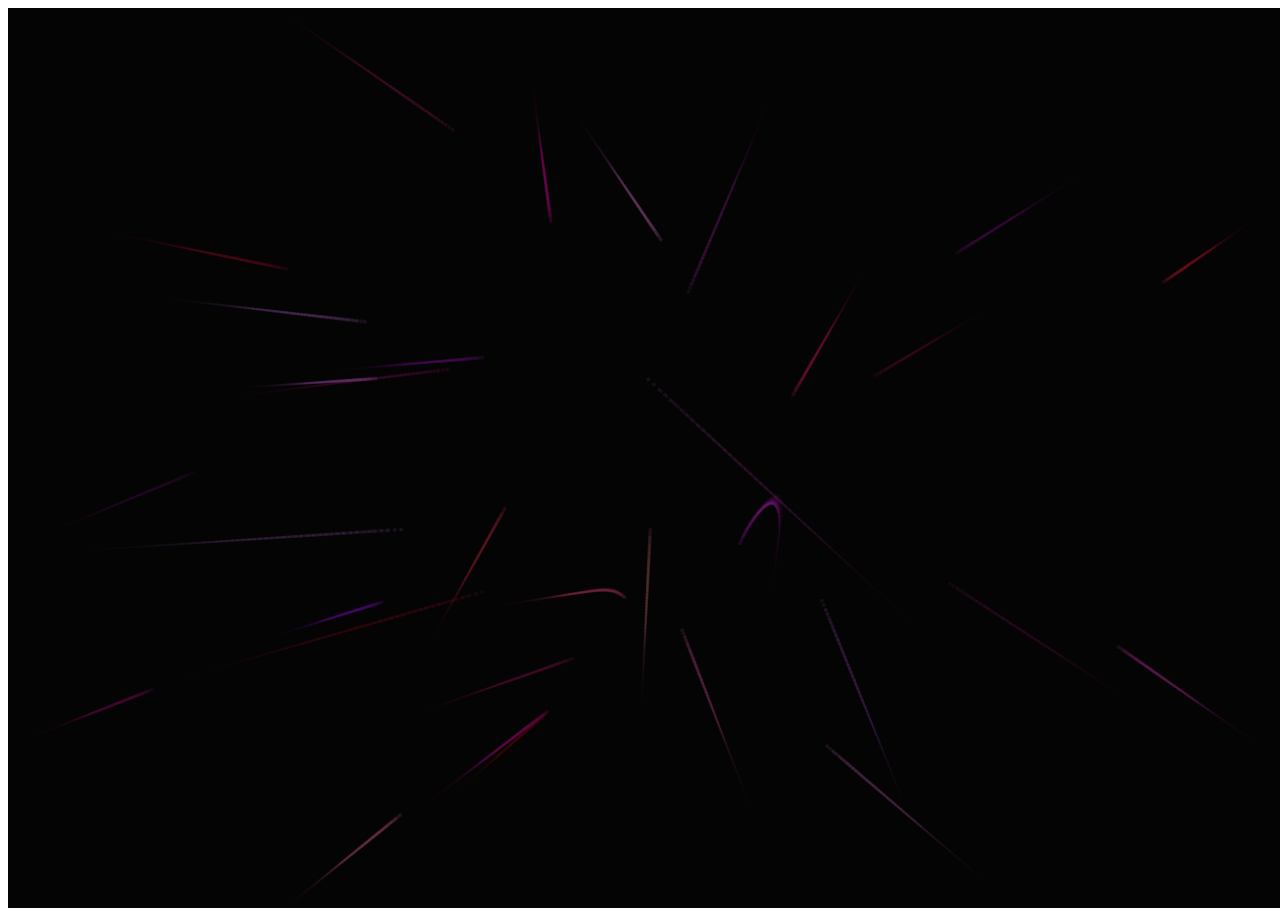
<file: index.html>
<html>

<head>
	<title>To 俊灵</title>
	<meta charset="UTF-8">
</head>

<body> <canvas id="c"></canvas>
	<script>   var c = document.getElementsByTagName('canvas')[0]; var a = c.getContext('2d');    </script>
	<script>e = []; h = []; O = c.width = innerWidth; Q = c.height = innerHeight; v = 32; M = Math; R = M.random; C = M.cos; Y = 6.3; for (i = 0; i < Y; i += 0.2)h.push([O / 2 + 180 * M.pow(M.sin(i), 3), Q / 2 + 10 * -(15 * C(i) - 5 * C(2 * i) - 2 * C(3 * i) - C(4 * i))]); for (i = 0; i < v;) { x = R() * O; y = R() * Q; H = 80 * (i / v) + 280; S = 40 * R() + 60; B = 60 * R() + 20; f = []; for (k = 0; k < v;)f[k++] = { x: x, y: y, X: 0, Y: 0, R: 1 - k / v + 1, S: R() + 1, q: ~~(R() * v), D: 2 * (i % 2) - 1, F: 0.2 * R() + 0.7, f: "hsla(" + ~~H + "," + ~~S + "%," + ~~B + "%,.1)" }; e[i++] = f } function _(d) { a.fillStyle = d.f; a.beginPath(); a.arc(d.x, d.y, d.R, 0, Y, 1); a.closePath(); a.fill() } setInterval(function () { a.fillStyle = "rgba(0,0,0,.2)"; a.fillRect(0, 0, O, Q); for (i = v; i--;) { f = e[i]; u = f[0]; q = h[u.q]; D = u.x - q[0]; E = u.y - q[1]; G = M.sqrt(D * D + E * E); 10 > G && (0.95 < R() ? u.q = ~~(R() * v) : (0.99 < R() && (u.D *= -1), u.q += u.D, u.q %= v, 0 > u.q && (u.q += v))); u.X += -D / G * u.S; u.Y += -E / G * u.S; u.x += u.X; u.y += u.Y; _(u); u.X *= u.F; u.Y *= u.F; for (k = 0; k < v - 1;)T = f[k], N = f[++k], N.x -= 0.7 * (N.x - T.x), N.y -= 0.7 * (N.y - T.y), _(N) } }, 25);</script>
</body>

</html>
</file>
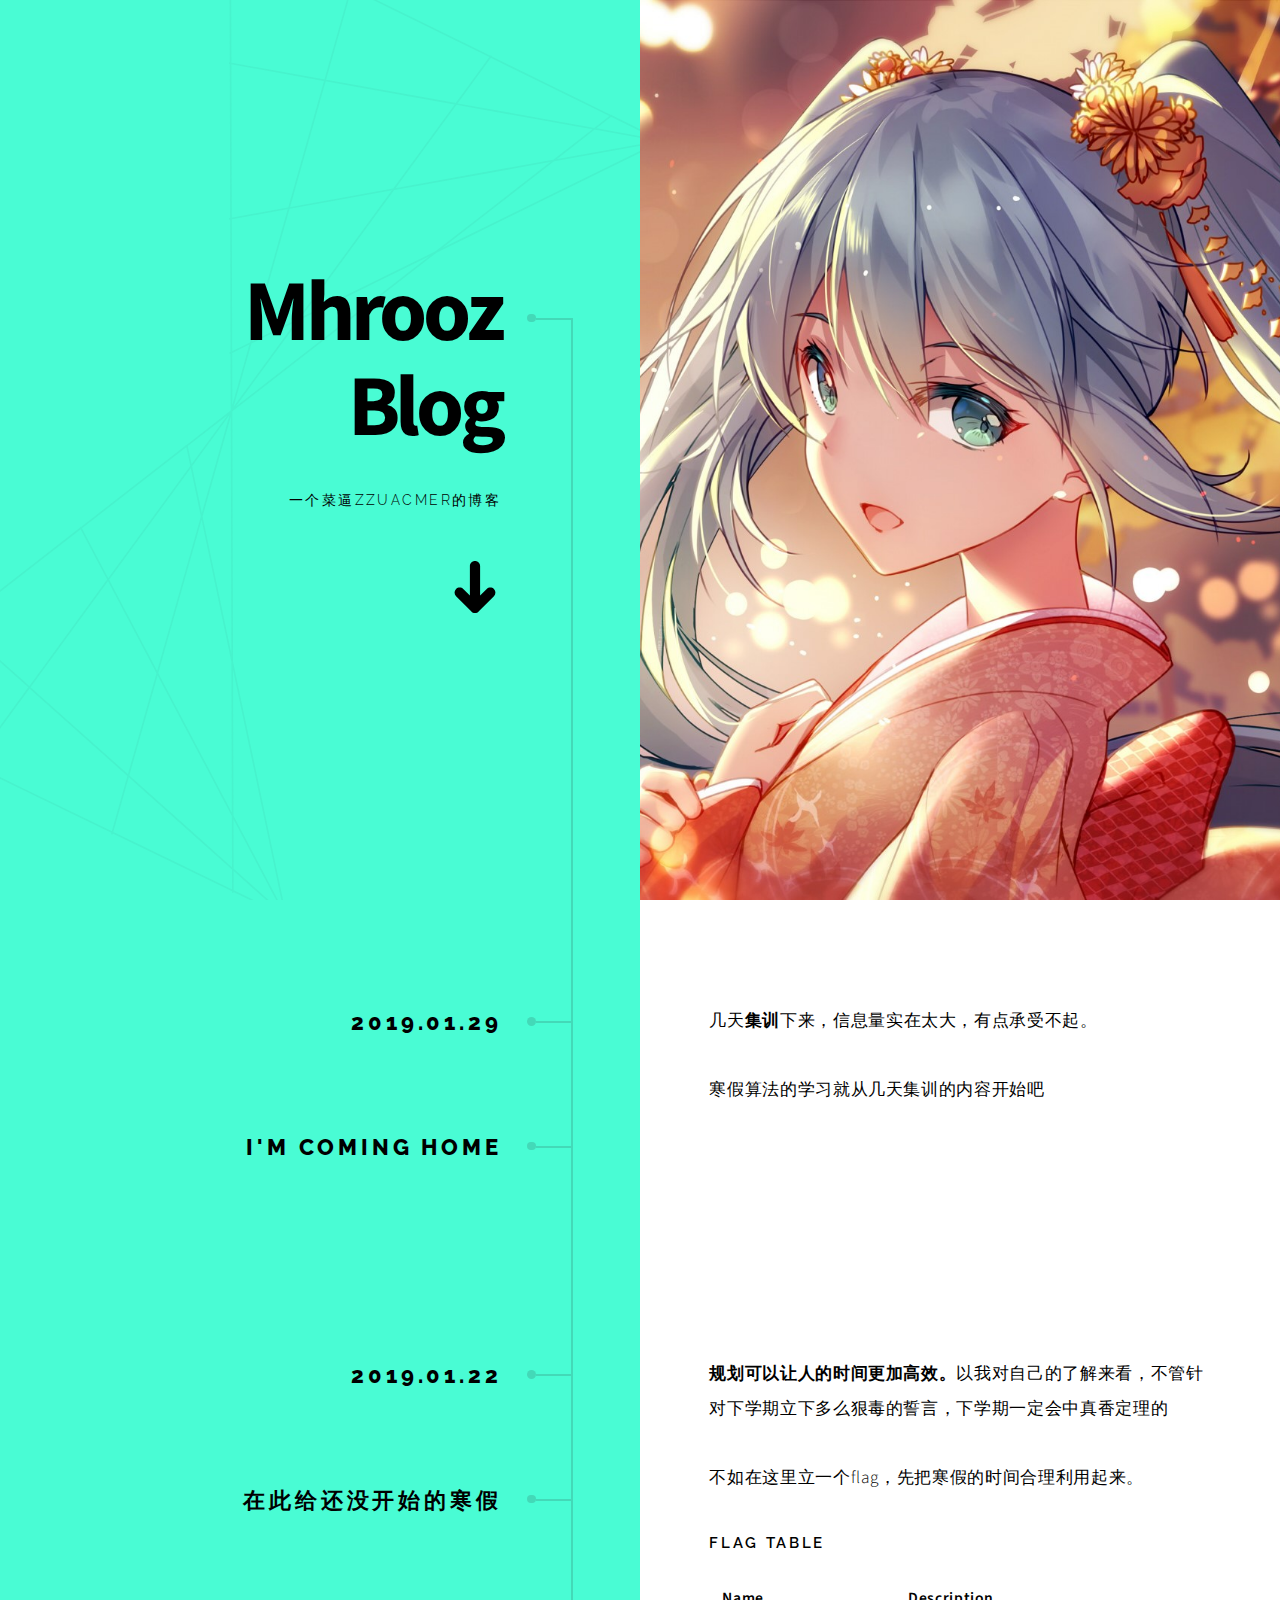
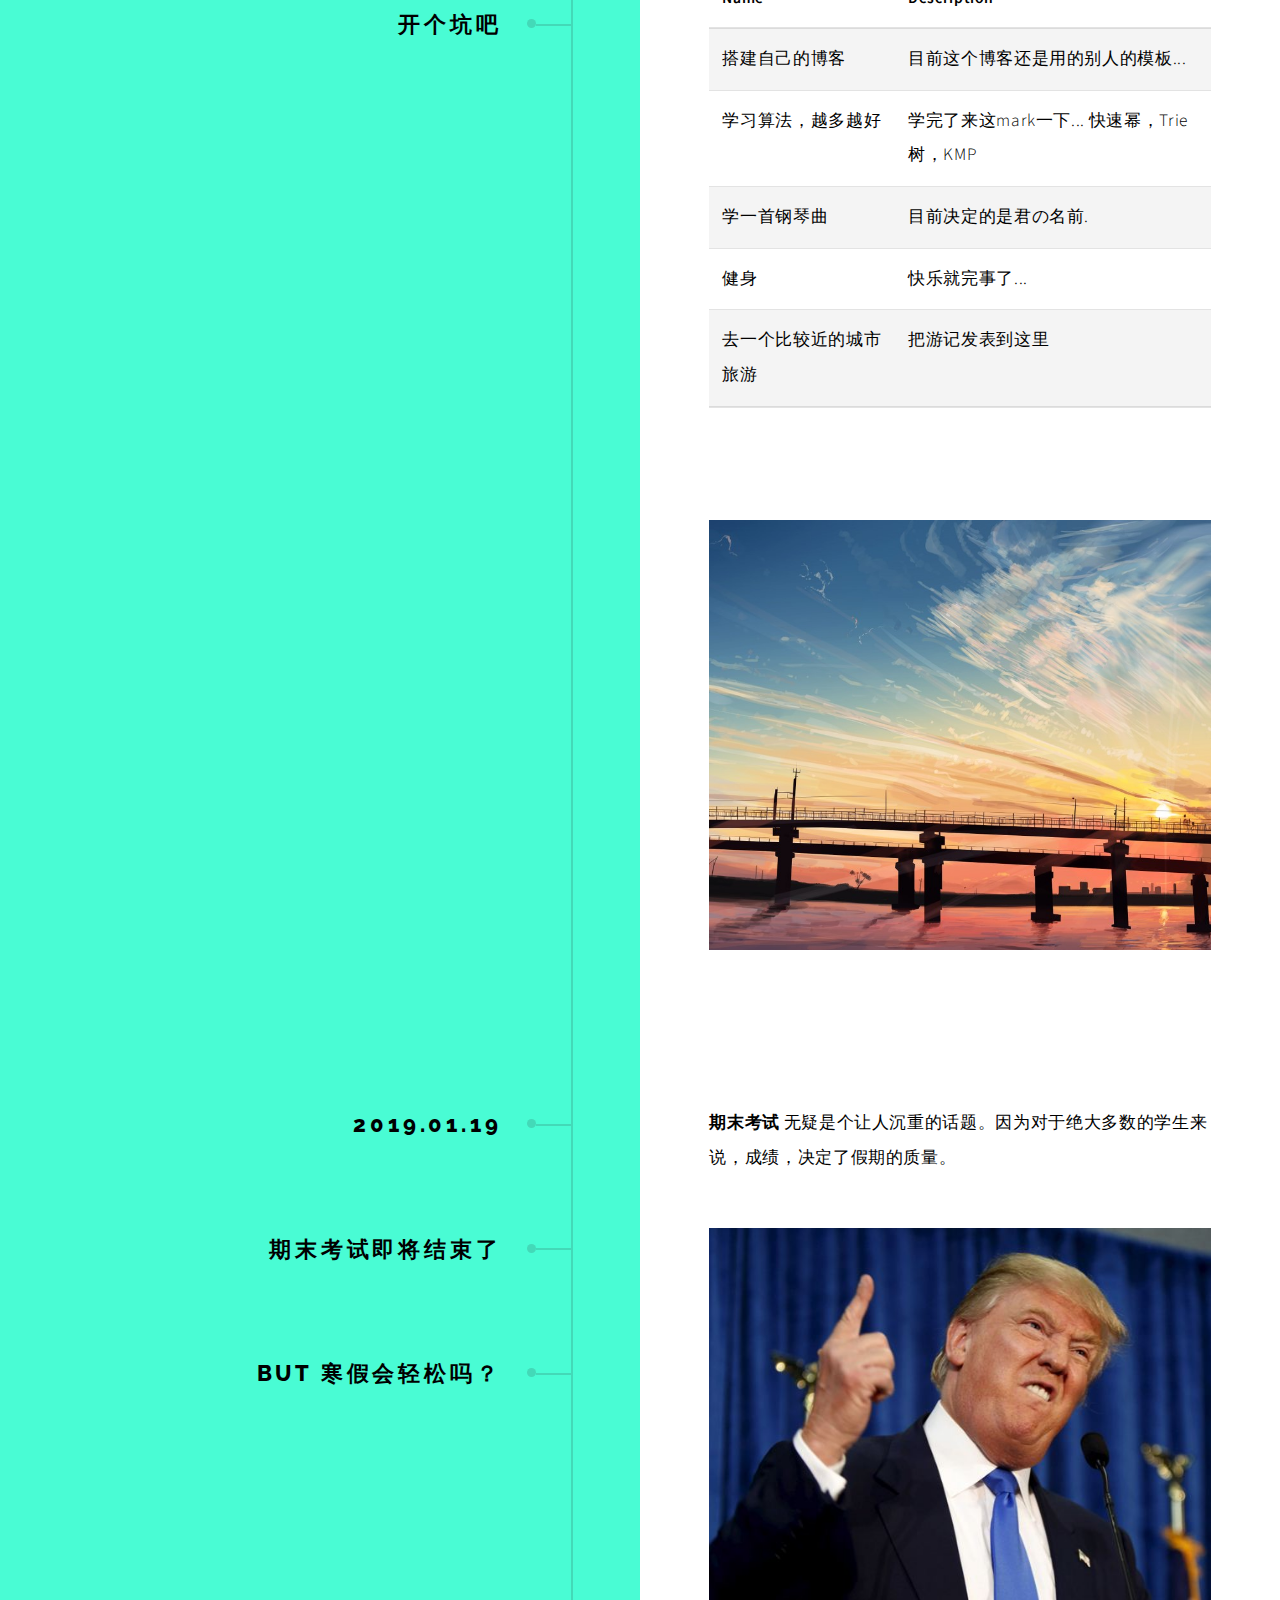
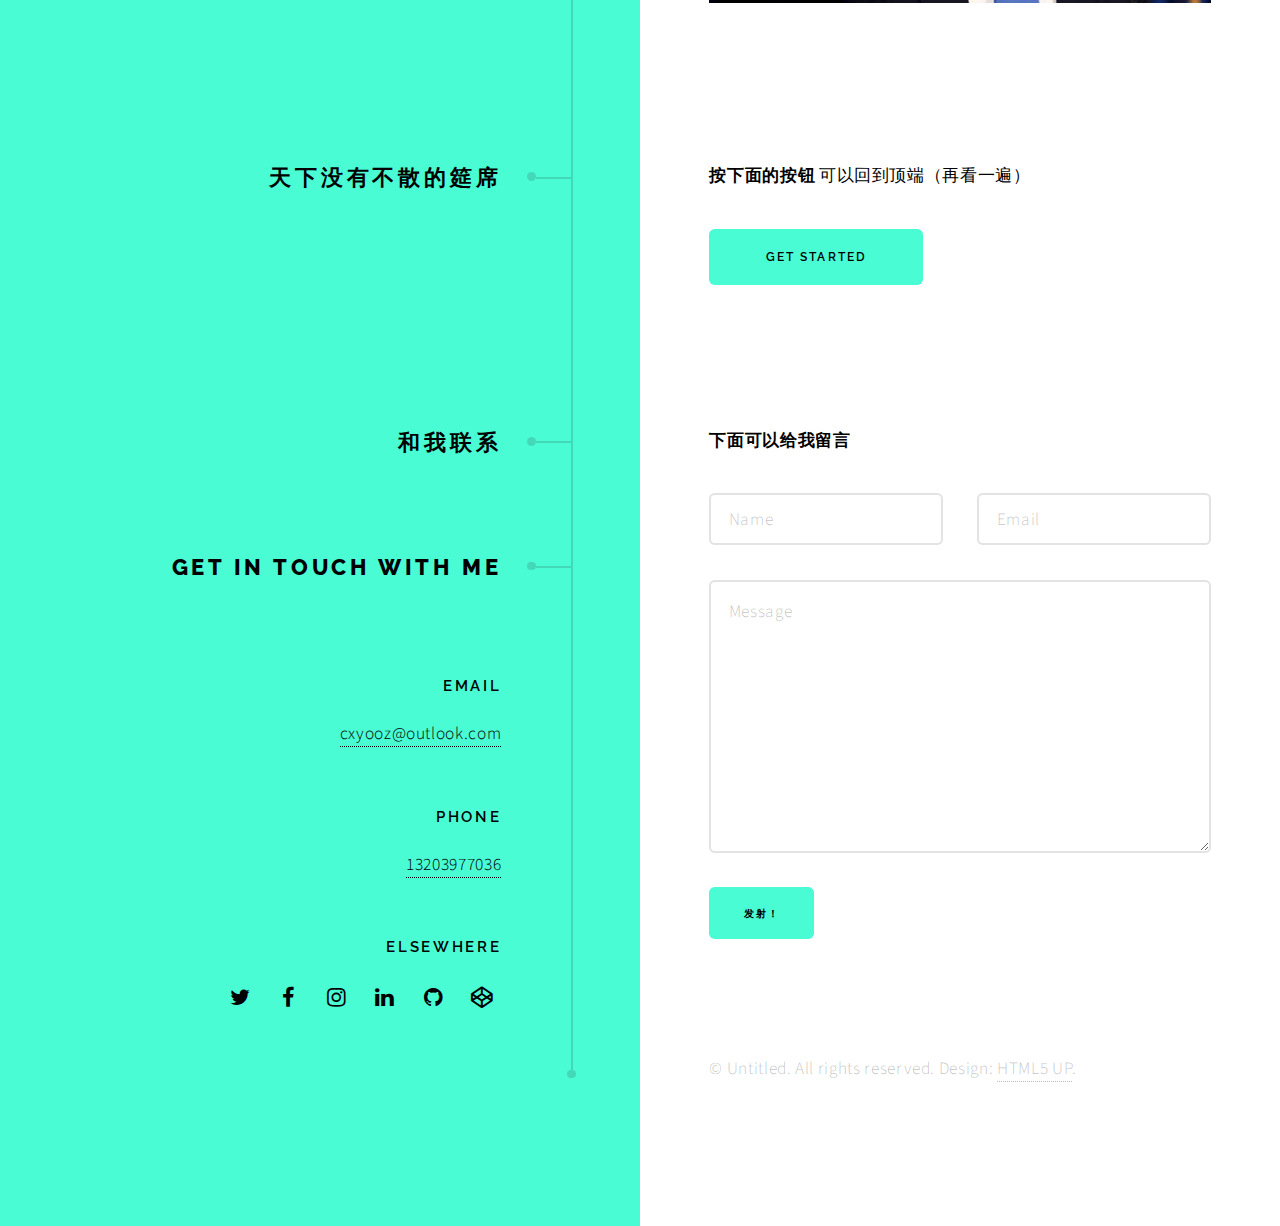
<file: indexd.html>
<!DOCTYPE HTML>
<!--
	Paradigm Shift by HTML5 UP
	html5up.net | @ajlkn
	Free for personal and commercial use under the CCA 3.0 license (html5up.net/license)
-->
<html>
	<head>
		<title>Mhrooz Blog</title>
		<meta charset="utf-8" />
		<meta name="viewport" content="width=device-width, initial-scale=1, user-scalable=no" />
		<meta name="description" content="" />
		<meta name="keywords" content="" />
		<link rel="stylesheet" href="assets/css/main.css" />
	</head>
	<body class="is-preload">

		<!-- Wrapper -->
			<div id="wrapper">

				<!-- Intro -->
					<section class="intro">
						<header>
							<h1>Mhrooz Blog</h1>
							<p>一个菜逼zzuACMer的博客</p>
							<ul class="actions">
								<li><a href="#first" class="arrow scrolly"><span class="label">Next</span></a></li>
							</ul>
						</header>
						<div class="content">
							<span class="image fill" data-position="center"><img src="images/mainpic.jpg" alt="" /></span>
						</div>
					</section>
					<section>
						<header>
							<h2>2019.01.29</h2>
							<h2>I'm coming home</h2>
						</header>
						<div class="content">
							<p>几天<strong>集训</strong>下来，信息量实在太大，有点承受不起。</p>
							<p>寒假算法的学习就从几天集训的内容开始吧</p>
						</div>
					</section>
				<!-- Section -->
					

				
					<section id="second">
						<header>
							<h2>2019.01.22</h2>
							<h2>在此给还没开始的寒假</h2>
							<h2>开个坑吧</h2>							
						</header>
						<div class="content">
							<p><strong>规划可以让人的时间更加高效。</strong>以我对自己的了解来看，不管针对下学期立下多么狠毒的誓言，下学期一定会中真香定理的</p>
							<p>不如在这里立一个flag，先把寒假的时间合理利用起来。</p>
							<h4>Flag Table</h4>
							<div class="table-wrapper">
								<table>
									<thead>
										<tr>
											<th>Name</th>
											<th>Description</th>
										</tr>
									</thead>
									<tbody>
										<tr>
											<td>搭建自己的博客</td>
											<td>目前这个博客还是用的别人的模板...</td>
										</tr>
										<tr>
											<td>学习算法，越多越好</td>
											<td>学完了来这mark一下...    快速幂，Trie树，KMP</td>
										</tr>
										<tr>
											<td>学一首钢琴曲</td>
											<td>目前决定的是君の名前.</td>
										</tr>
										<tr>
											<td>健身</td>
											<td>快乐就完事了...</td>
										</tr>
										<tr>
											<td>去一个比较近的城市旅游</td>
											<td>把游记发表到这里</td>
										</tr>
									</tbody>
									<tfoot>
										<tr>
											<td colspan="2"></td>
										</tr>
									</tfoot>
								</table>
							</div>
							<span class="image main"><img src="images/npic01.jpg" alt="" /></span>	
						</div>
					</section>
					<section id="first">
						<header>
							<h2>2019.01.19</h2>
							<h2>期末考试即将结束了 </h2>
							<h2>But 寒假会轻松吗？</h2>
						</header>
						<div class="content">
							<p><strong>期末考试</strong> 无疑是个让人沉重的话题。因为对于绝大多数的学生来说，成绩，决定了假期的质量。</p>
							<span class="image main"><img src="images/timg.jpg" alt="" /></span>
						</div>
					</section>
				<!-- Section -->
					<section>
						<header>
							<h2>天下没有不散的筵席</h2>
						</header>
						<div class="content">
							<p><strong>按下面的按钮</strong> 可以回到顶端（再看一遍）</p>
							<ul class="actions">
								<li><a href="#" class="button primary large">Get Started</a></li>
								<!--li><a href="#" class="button large">Learn More</a></li-->
							</ul>
						</div>
					</section>

				<!-- Elements -->
				<!--
					<section>
						<header>
							<h2>Elements</h2>
						</header>
						<div class="content">

							<section>
								<header>
									<h3>Text</h3>
								</header>
								<div class="content">
									<p>This is <b>bold</b> and this is <strong>strong</strong>. This is <i>italic</i> and this is <em>emphasized</em>.
									This is <sup>superscript</sup> text and this is <sub>subscript</sub> text.
									This is <u>underlined</u> and this is code: <code>for (;;) { ... }</code>. Finally, <a href="#">this is a link</a>.</p>
									<hr />
									<h2>Heading Level 2</h2>
									<h3>Heading Level 3</h3>
									<h4>Heading Level 4</h4>
									<h5>Heading Level 5</h5>
									<hr />
									<h5>Blockquote</h5>
									<blockquote>Fringilla nisl. Donec accumsan interdum nisi, quis tincidunt felis sagittis eget tempus euismod. Vestibulum ante ipsum primis in faucibus vestibulum. Blandit adipiscing eu felis iaculis volutpat ac adipiscing accumsan faucibus. Vestibulum ante ipsum primis in faucibus lorem ipsum dolor sit amet nullam adipiscing eu felis.</blockquote>
									<h5>Preformatted</h5>
									<pre><code>i = 0;

while (!deck.isInOrder()) {
  print 'Iteration ' + i;
  deck.shuffle();
  i++;
}

print 'Sorted in ' + i + ' iterations.';</code></pre>
								</div>
							</section>

							<section>
								<header>
									<h3>Lists</h3>
								</header>
								<div class="content">

									<h4>Unordered</h4>
									<ul>
										<li>Dolor pulvinar etiam.</li>
										<li>Sagittis adipiscing.</li>
										<li>Felis enim feugiat.</li>
									</ul>

									<h4>Alternate</h4>
									<ul class="alt">
										<li>Dolor pulvinar etiam.</li>
										<li>Sagittis adipiscing.</li>
										<li>Felis enim feugiat.</li>
									</ul>

									<h4>Ordered</h4>
									<ol>
										<li>Dolor pulvinar etiam.</li>
										<li>Etiam vel felis viverra.</li>
										<li>Felis enim feugiat.</li>
										<li>Dolor pulvinar etiam.</li>
										<li>Etiam vel felis lorem.</li>
										<li>Felis enim et feugiat.</li>
									</ol>
									<h4>Icons</h4>
									<ul class="icons">
										<li><a href="#" class="icon fa-twitter"><span class="label">Twitter</span></a></li>
										<li><a href="#" class="icon fa-facebook"><span class="label">Facebook</span></a></li>
										<li><a href="#" class="icon fa-instagram"><span class="label">Instagram</span></a></li>
										<li><a href="#" class="icon fa-github"><span class="label">Github</span></a></li>
									</ul>

									<h4>Actions</h4>
									<ul class="actions">
										<li><a href="#" class="button primary">Default</a></li>
										<li><a href="#" class="button">Default</a></li>
									</ul>
									<ul class="actions stacked">
										<li><a href="#" class="button primary">Default</a></li>
										<li><a href="#" class="button">Default</a></li>
									</ul>
								</div>
							</section>

							<section>
								<header>
									<h3>Table</h3>
								</header>
								<div class="content">
									<h4>Default</h4>
									<div class="table-wrapper">
										<table>
											<thead>
												<tr>
													<th>Name</th>
													<th>Description</th>
													<th>Price</th>
												</tr>
											</thead>
											<tbody>
												<tr>
													<td>Item One</td>
													<td>Ante turpis integer aliquet porttitor.</td>
													<td>29.99</td>
												</tr>
												<tr>
													<td>Item Two</td>
													<td>Vis ac commodo adipiscing arcu aliquet.</td>
													<td>19.99</td>
												</tr>
												<tr>
													<td>Item Three</td>
													<td> Morbi faucibus arcu accumsan lorem.</td>
													<td>29.99</td>
												</tr>
												<tr>
													<td>Item Four</td>
													<td>Vitae integer tempus condimentum.</td>
													<td>19.99</td>
												</tr>
												<tr>
													<td>Item Five</td>
													<td>Ante turpis integer aliquet porttitor.</td>
													<td>29.99</td>
												</tr>
											</tbody>
											<tfoot>
												<tr>
													<td colspan="2"></td>
													<td>100.00</td>
												</tr>
											</tfoot>
										</table>
									</div>

									<h4>Alternate</h4>
									<div class="table-wrapper">
										<table class="alt">
											<thead>
												<tr>
													<th>Name</th>
													<th>Description</th>
													<th>Price</th>
												</tr>
											</thead>
											<tbody>
												<tr>
													<td>Item One</td>
													<td>Ante turpis integer aliquet porttitor.</td>
													<td>29.99</td>
												</tr>
												<tr>
													<td>Item Two</td>
													<td>Vis ac commodo adipiscing arcu aliquet.</td>
													<td>19.99</td>
												</tr>
												<tr>
													<td>Item Three</td>
													<td> Morbi faucibus arcu accumsan lorem.</td>
													<td>29.99</td>
												</tr>
												<tr>
													<td>Item Four</td>
													<td>Vitae integer tempus condimentum.</td>
													<td>19.99</td>
												</tr>
												<tr>
													<td>Item Five</td>
													<td>Ante turpis integer aliquet porttitor.</td>
													<td>29.99</td>
												</tr>
											</tbody>
											<tfoot>
												<tr>
													<td colspan="2"></td>
													<td>100.00</td>
												</tr>
											</tfoot>
										</table>
									</div>
								</div>
							</section>

							<section>
								<header>
									<h3>Buttons</h3>
								</header>
								<div class="content">
									<ul class="actions">
										<li><a href="#" class="button primary">Primary</a></li>
										<li><a href="#" class="button">Default</a></li>
									</ul>
									<ul class="actions">
										<li><a href="#" class="button large">Large</a></li>
										<li><a href="#" class="button">Default</a></li>
										<li><a href="#" class="button small">Small</a></li>
									</ul>
									<ul class="actions">
										<li><a href="#" class="button primary icon fa-download">Icon</a></li>
										<li><a href="#" class="button icon fa-download">Icon</a></li>
									</ul>
									<ul class="actions">
										<li><span class="button primary disabled">Disabled</span></li>
										<li><span class="button disabled">Disabled</span></li>
									</ul>
								</div>
							</section>

							<section>
								<header>
									<h3>Form</h3>
								</header>
								<div class="content">
									<form method="post" action="#">
										<div class="fields">
											<div class="field half">
												<label for="demo-name">Name</label>
												<input type="text" name="demo-name" id="demo-name" value="" placeholder="Jane Doe" />
											</div>
											<div class="field half">
												<label for="demo-email">Email</label>
												<input type="email" name="demo-email" id="demo-email" value="" placeholder="jane@untitled.tld" />
											</div>
											<div class="field">
												<label for="demo-category">Category</label>
												<select name="demo-category" id="demo-category">
													<option value="">-</option>
													<option value="1">Manufacturing</option>
													<option value="1">Shipping</option>
													<option value="1">Administration</option>
													<option value="1">Human Resources</option>
												</select>
											</div>
											<div class="field half">
												<input type="radio" id="demo-priority-low" name="demo-priority" checked>
												<label for="demo-priority-low">Low</label>
											</div>
											<div class="field half">
												<input type="radio" id="demo-priority-high" name="demo-priority">
												<label for="demo-priority-high">High</label>
											</div>
											<div class="field half">
												<input type="checkbox" id="demo-copy" name="demo-copy">
												<label for="demo-copy">Email me a copy</label>
											</div>
											<div class="field half">
												<input type="checkbox" id="demo-human" name="demo-human" checked>
												<label for="demo-human">Not a robot</label>
											</div>
											<div class="field">
												<label for="demo-message">Message</label>
												<textarea name="demo-message" id="demo-message" placeholder="Enter your message" rows="6"></textarea>
											</div>
										</div>
										<ul class="actions">
											<li><input type="submit" value="Send Message" class="primary" /></li>
											<li><input type="reset" value="Reset" /></li>
										</ul>
									</form>
								</div>
							</section>

						</div>
					</section>
				-->

				<!-- Section -->
					<section>
						<header>
							<h2>和我联系</h2>
							<h2>Get in touch with me</h2>
						</header>
						<div class="content">
							<p><strong>下面可以给我留言</strong> </p>
							<form>
								<div class="fields">
									<div class="field half">
										<input type="text" name="name" id="name" placeholder="Name" />
									</div>
									<div class="field half">
										<input type="email" name="email" id="email" placeholder="Email" />
									</div>
									<div class="field">
										<textarea name="message" id="message" placeholder="Message" rows="7"></textarea>
									</div>
								</div>
								<ul class="actions">
									<li><input type="submit" value="发射！" class="button primary" /></li>
								</ul>
							</form>
						</div>
						<footer>
							<ul class="items">
								<li>
									<h3>Email</h3>
									<a href="#">cxyooz@outlook.com</a>
								</li>
								<li>
									<h3>Phone</h3>
									<a href="#">13203977036</a>
								</li>
								<li>
									<h3>Elsewhere</h3>
									<ul class="icons">
										<li><a href="#" class="icon fa-twitter"><span class="label">Twitter</span></a></li>
										<li><a href="#" class="icon fa-facebook"><span class="label">Facebook</span></a></li>
										<li><a href="#" class="icon fa-instagram"><span class="label">Instagram</span></a></li>
										<li><a href="#" class="icon fa-linkedin"><span class="label">LinkedIn</span></a></li>
										<li><a href="#" class="icon fa-github"><span class="label">GitHub</span></a></li>
										<li><a href="#" class="icon fa-codepen"><span class="label">Codepen</span></a></li>
									</ul>
								</li>
							</ul>
						</footer>
					</section>

				<!-- Copyright -->
					<div class="copyright">&copy; Untitled. All rights reserved. Design: <a href="https://html5up.net">HTML5 UP</a>.</div>

			</div>

		<!-- Scripts -->
			<script src="assets/js/jquery.min.js"></script>
			<script src="assets/js/jquery.scrolly.min.js"></script>
			<script src="assets/js/browser.min.js"></script>
			<script src="assets/js/breakpoints.min.js"></script>
			<script src="assets/js/util.js"></script>
			<script src="assets/js/main.js"></script>

	</body>
</html>
</file>
<file: assets/css/main.css>
@import url(font-awesome.min.css);
@import url("https://fonts.googleapis.com/css?family=Source+Sans+Pro:300,600,700,300i,600i,700i|Raleway:600,800");

/*
	Paradigm Shift by HTML5 UP
	html5up.net | @ajlkn
	Free for personal and commercial use under the CCA 3.0 license (html5up.net/license)
*/

html, body, div, span, applet, object,
iframe, h1, h2, h3, h4, h5, h6, p, blockquote,
pre, a, abbr, acronym, address, big, cite,
code, del, dfn, em, img, ins, kbd, q, s, samp,
small, strike, strong, sub, sup, tt, var, b,
u, i, center, dl, dt, dd, ol, ul, li, fieldset,
form, label, legend, table, caption, tbody,
tfoot, thead, tr, th, td, article, aside,
canvas, details, embed, figure, figcaption,
footer, header, hgroup, menu, nav, output, ruby,
section, summary, time, mark, audio, video {
	margin: 0;
	padding: 0;
	border: 0;
	font-size: 200%;
	font: inherit;
	vertical-align: baseline;}

article, aside, details, figcaption, figure,
footer, header, hgroup, menu, nav, section {
	display: block;}

body {
	line-height: 1;
}

ol, ul {
	list-style: none;
}

blockquote, q {
	quotes: none;
}

	blockquote:before, blockquote:after, q:before, q:after {
		content: '';
		content: none;
	}

table {
	border-collapse: collapse;
	border-spacing: 0;
}

body {
	-webkit-text-size-adjust: none;
}

mark {
	background-color: transparent;
	color: inherit;
}

input::-moz-focus-inner {
	border: 0;
	padding: 0;
}

input, select, textarea {
	-moz-appearance: none;
	-webkit-appearance: none;
	-ms-appearance: none;
	appearance: none;
}

/* Basic */

	@-ms-viewport {
		width: device-width;
	}

	body {
		-ms-overflow-style: scrollbar;
	}

	@media screen and (max-width: 480px) {

		html, body {
			min-width: 320px;
		}

	}

	html {
		box-sizing: border-box;
	}

	*, *:before, *:after {
		box-sizing: inherit;
	}

	html {
		overflow-x: hidden;
	}

	body {
		background: #ffffff;
		overflow-x: hidden;
	}

		body.is-preload *, body.is-preload *:before, body.is-preload *:after {
			-moz-animation: none !important;
			-webkit-animation: none !important;
			-ms-animation: none !important;
			animation: none !important;
			-moz-transition: none !important;
			-webkit-transition: none !important;
			-ms-transition: none !important;
			transition: none !important;
		}

/* Typography */

	html {
		font-size: 18pt;
	}

		@media screen and (max-width: 1920px) {

			html {
				font-size: 13pt;
			}

		}

		@media screen and (max-width: 1152px) {

			html {
				font-size: 14pt;
			}

		}

		@media screen and (max-width: 736px) {

			html {
				font-size: 12pt;
			}

		}

		@media screen and (max-width: 480px) {

			html {
				font-size: 11pt;
			}

		}

	body {
		background-color: #ffffff;
		color: #000000;
	}

	body, input, select, textarea {
		color: #000000;
		font-family: "Source Sans Pro", Helvetica, sans-serif;
		font-size: 1rem;
		font-weight: 300;
		letter-spacing: 0.0375em;
		line-height: 2;
	}

	a {
		-moz-transition: border-bottom-color 0.25s ease-in-out;
		-webkit-transition: border-bottom-color 0.25s ease-in-out;
		-ms-transition: border-bottom-color 0.25s ease-in-out;
		transition: border-bottom-color 0.25s ease-in-out;
		text-decoration: none;
		color: #000000;
		border-bottom: dotted 1px;
	}

		a:hover {
			text-decoration: none;
			border-bottom-color: transparent;
		}

	strong, b {
		font-weight: 600;
		color: #000000;
	}

	em, i {
		font-style: italic;
	}

	p {
		margin: 0 0 2rem 0;
	}

	h1, h2, h3, h4, h5, h6 {
		color: #000000;
		font-family: "Raleway", Helvetica, sans-serif;
		font-weight: 600;
		letter-spacing: 0.175em;
		line-height: 1.75;
		margin: 0 0 1.5rem 0;
		text-transform: uppercase;
	}

		h1 a, h2 a, h3 a, h4 a, h5 a, h6 a {
			color: inherit;
			text-decoration: none;
		}

	h1 {
		font-family: "Source Sans Pro", Helvetica, sans-serif;
		font-size: 5rem;
		font-weight: 700;
		letter-spacing: -0.05em;
		line-height: 1.1;
		margin: 0 0 1.5rem 0;
		text-transform: none;
	}

	h2 {
		font-size: 1.25rem;
		font-weight: 800;
		margin: 0 0 2rem 0;
	}

	h3 {
		font-size: 0.875rem;
	}

	h4 {
		font-size: 0.875rem;
	}

	h5 {
		font-size: 0.75rem;
	}

	h6 {
		font-size: 0.625rem;
	}

	@media screen and (max-width: 736px) {

		h1 {
			font-size: 4.5rem;
			line-height: 1.1;
		}

		h2 {
			font-size: 1.25rem;
			line-height: 1.7;
		}

		h3 {
			font-size: 0.9rem;
		}

		h4 {
			font-size: 0.75rem;
		}

		h5 {
			font-size: 0.675rem;
		}

	}

	@media screen and (max-width: 360px) {

		h1 {
			font-size: 3.75rem;
		}

		h2 {
			font-size: 1.125rem;
		}

		h3 {
			font-size: 0.8rem;
		}

		h4 {
			font-size: 0.675rem;
		}

		h5 {
			font-size: 0.675rem;
		}

	}

	sub {
		font-size: 0.8rem;
		position: relative;
		top: 0.5rem;
	}

	sup {
		font-size: 0.8rem;
		position: relative;
		top: -0.5rem;
	}

	blockquote {
		border-left: solid 0.5rem rgba(144, 144, 144, 0.25);
		font-style: italic;
		margin: 0 0 2rem 0;
		padding: 1rem 0 1rem 2rem;
	}

	code {
		background: rgba(144, 144, 144, 0.1);
		border-radius: 0.325rem;
		font-family: "Courier New", monospace;
		font-size: 0.9rem;
		margin: 0 0.25rem;
		padding: 0.25rem 0.65rem;
	}

	pre {
		-webkit-overflow-scrolling: touch;
		font-family: "Courier New", monospace;
		font-size: 0.9rem;
		margin: 0 0 2rem 0;
		width: 100%;
	}

		pre code {
			display: block;
			line-height: 1.75;
			padding: 1rem 1.5rem;
			overflow-x: auto;
		}

	hr {
		border: 0;
		border-bottom: solid 2px rgba(144, 144, 144, 0.25);
		margin: 3rem 0;
	}

		hr.major {
			margin: 5rem 0;
		}

		@media screen and (max-width: 736px) {

			hr.major {
				margin: 3rem 0;
			}

		}

/* Row */

	.row {
		display: flex;
		flex-wrap: wrap;
		box-sizing: border-box;
		align-items: stretch;
	}

		.row > * {
			box-sizing: border-box;
		}

		.row.gtr-uniform > * > :last-child {
			margin-bottom: 0;
		}

		.row.aln-left {
			justify-content: flex-start;
		}

		.row.aln-center {
			justify-content: center;
		}

		.row.aln-right {
			justify-content: flex-end;
		}

		.row.aln-top {
			align-items: flex-start;
		}

		.row.aln-middle {
			align-items: center;
		}

		.row.aln-bottom {
			align-items: flex-end;
		}

		.row > .imp {
			order: -1;
		}

		.row > .col-1 {
			width: 8.3333333333%;
		}

		.row > .off-1 {
			margin-left: 8.3333333333%;
		}

		.row > .col-2 {
			width: 16.6666666667%;
		}

		.row > .off-2 {
			margin-left: 16.6666666667%;
		}

		.row > .col-3 {
			width: 25%;
		}

		.row > .off-3 {
			margin-left: 25%;
		}

		.row > .col-4 {
			width: 33.3333333333%;
		}

		.row > .off-4 {
			margin-left: 33.3333333333%;
		}

		.row > .col-5 {
			width: 41.6666666667%;
		}

		.row > .off-5 {
			margin-left: 41.6666666667%;
		}

		.row > .col-6 {
			width: 50%;
		}

		.row > .off-6 {
			margin-left: 50%;
		}

		.row > .col-7 {
			width: 58.3333333333%;
		}

		.row > .off-7 {
			margin-left: 58.3333333333%;
		}

		.row > .col-8 {
			width: 66.6666666667%;
		}

		.row > .off-8 {
			margin-left: 66.6666666667%;
		}

		.row > .col-9 {
			width: 75%;
		}

		.row > .off-9 {
			margin-left: 75%;
		}

		.row > .col-10 {
			width: 83.3333333333%;
		}

		.row > .off-10 {
			margin-left: 83.3333333333%;
		}

		.row > .col-11 {
			width: 91.6666666667%;
		}

		.row > .off-11 {
			margin-left: 91.6666666667%;
		}

		.row > .col-12 {
			width: 100%;
		}

		.row > .off-12 {
			margin-left: 100%;
		}

		.row.gtr-0 {
			margin-top: 0;
			margin-left: 0rem;
		}

			.row.gtr-0 > * {
				padding: 0 0 0 0rem;
			}

			.row.gtr-0.gtr-uniform {
				margin-top: 0rem;
			}

				.row.gtr-0.gtr-uniform > * {
					padding-top: 0rem;
				}

		.row.gtr-25 {
			margin-top: 0;
			margin-left: -0.5rem;
		}

			.row.gtr-25 > * {
				padding: 0 0 0 0.5rem;
			}

			.row.gtr-25.gtr-uniform {
				margin-top: -0.5rem;
			}

				.row.gtr-25.gtr-uniform > * {
					padding-top: 0.5rem;
				}

		.row.gtr-50 {
			margin-top: 0;
			margin-left: -1rem;
		}

			.row.gtr-50 > * {
				padding: 0 0 0 1rem;
			}

			.row.gtr-50.gtr-uniform {
				margin-top: -1rem;
			}

				.row.gtr-50.gtr-uniform > * {
					padding-top: 1rem;
				}

		.row {
			margin-top: 0;
			margin-left: -2rem;
		}

			.row > * {
				padding: 0 0 0 2rem;
			}

			.row.gtr-uniform {
				margin-top: -2rem;
			}

				.row.gtr-uniform > * {
					padding-top: 2rem;
				}

		.row.gtr-150 {
			margin-top: 0;
			margin-left: -3rem;
		}

			.row.gtr-150 > * {
				padding: 0 0 0 3rem;
			}

			.row.gtr-150.gtr-uniform {
				margin-top: -3rem;
			}

				.row.gtr-150.gtr-uniform > * {
					padding-top: 3rem;
				}

		.row.gtr-200 {
			margin-top: 0;
			margin-left: -4rem;
		}

			.row.gtr-200 > * {
				padding: 0 0 0 4rem;
			}

			.row.gtr-200.gtr-uniform {
				margin-top: -4rem;
			}

				.row.gtr-200.gtr-uniform > * {
					padding-top: 4rem;
				}

		@media screen and (max-width: 1920px) {

			.row {
				display: flex;
				flex-wrap: wrap;
				box-sizing: border-box;
				align-items: stretch;
			}

				.row > * {
					box-sizing: border-box;
				}

				.row.gtr-uniform > * > :last-child {
					margin-bottom: 0;
				}

				.row.aln-left {
					justify-content: flex-start;
				}

				.row.aln-center {
					justify-content: center;
				}

				.row.aln-right {
					justify-content: flex-end;
				}

				.row.aln-top {
					align-items: flex-start;
				}

				.row.aln-middle {
					align-items: center;
				}

				.row.aln-bottom {
					align-items: flex-end;
				}

				.row > .imp-xlarge {
					order: -1;
				}

				.row > .col-1-xlarge {
					width: 8.3333333333%;
				}

				.row > .off-1-xlarge {
					margin-left: 8.3333333333%;
				}

				.row > .col-2-xlarge {
					width: 16.6666666667%;
				}

				.row > .off-2-xlarge {
					margin-left: 16.6666666667%;
				}

				.row > .col-3-xlarge {
					width: 25%;
				}

				.row > .off-3-xlarge {
					margin-left: 25%;
				}

				.row > .col-4-xlarge {
					width: 33.3333333333%;
				}

				.row > .off-4-xlarge {
					margin-left: 33.3333333333%;
				}

				.row > .col-5-xlarge {
					width: 41.6666666667%;
				}

				.row > .off-5-xlarge {
					margin-left: 41.6666666667%;
				}

				.row > .col-6-xlarge {
					width: 50%;
				}

				.row > .off-6-xlarge {
					margin-left: 50%;
				}

				.row > .col-7-xlarge {
					width: 58.3333333333%;
				}

				.row > .off-7-xlarge {
					margin-left: 58.3333333333%;
				}

				.row > .col-8-xlarge {
					width: 66.6666666667%;
				}

				.row > .off-8-xlarge {
					margin-left: 66.6666666667%;
				}

				.row > .col-9-xlarge {
					width: 75%;
				}

				.row > .off-9-xlarge {
					margin-left: 75%;
				}

				.row > .col-10-xlarge {
					width: 83.3333333333%;
				}

				.row > .off-10-xlarge {
					margin-left: 83.3333333333%;
				}

				.row > .col-11-xlarge {
					width: 91.6666666667%;
				}

				.row > .off-11-xlarge {
					margin-left: 91.6666666667%;
				}

				.row > .col-12-xlarge {
					width: 100%;
				}

				.row > .off-12-xlarge {
					margin-left: 100%;
				}

				.row.gtr-0 {
					margin-top: 0;
					margin-left: 0rem;
				}

					.row.gtr-0 > * {
						padding: 0 0 0 0rem;
					}

					.row.gtr-0.gtr-uniform {
						margin-top: 0rem;
					}

						.row.gtr-0.gtr-uniform > * {
							padding-top: 0rem;
						}

				.row.gtr-25 {
					margin-top: 0;
					margin-left: -0.5rem;
				}

					.row.gtr-25 > * {
						padding: 0 0 0 0.5rem;
					}

					.row.gtr-25.gtr-uniform {
						margin-top: -0.5rem;
					}

						.row.gtr-25.gtr-uniform > * {
							padding-top: 0.5rem;
						}

				.row.gtr-50 {
					margin-top: 0;
					margin-left: -1rem;
				}

					.row.gtr-50 > * {
						padding: 0 0 0 1rem;
					}

					.row.gtr-50.gtr-uniform {
						margin-top: -1rem;
					}

						.row.gtr-50.gtr-uniform > * {
							padding-top: 1rem;
						}

				.row {
					margin-top: 0;
					margin-left: -2rem;
				}

					.row > * {
						padding: 0 0 0 2rem;
					}

					.row.gtr-uniform {
						margin-top: -2rem;
					}

						.row.gtr-uniform > * {
							padding-top: 2rem;
						}

				.row.gtr-150 {
					margin-top: 0;
					margin-left: -3rem;
				}

					.row.gtr-150 > * {
						padding: 0 0 0 3rem;
					}

					.row.gtr-150.gtr-uniform {
						margin-top: -3rem;
					}

						.row.gtr-150.gtr-uniform > * {
							padding-top: 3rem;
						}

				.row.gtr-200 {
					margin-top: 0;
					margin-left: -4rem;
				}

					.row.gtr-200 > * {
						padding: 0 0 0 4rem;
					}

					.row.gtr-200.gtr-uniform {
						margin-top: -4rem;
					}

						.row.gtr-200.gtr-uniform > * {
							padding-top: 4rem;
						}

		}

		@media screen and (max-width: 1280px) {

			.row {
				display: flex;
				flex-wrap: wrap;
				box-sizing: border-box;
				align-items: stretch;
			}

				.row > * {
					box-sizing: border-box;
				}

				.row.gtr-uniform > * > :last-child {
					margin-bottom: 0;
				}

				.row.aln-left {
					justify-content: flex-start;
				}

				.row.aln-center {
					justify-content: center;
				}

				.row.aln-right {
					justify-content: flex-end;
				}

				.row.aln-top {
					align-items: flex-start;
				}

				.row.aln-middle {
					align-items: center;
				}

				.row.aln-bottom {
					align-items: flex-end;
				}

				.row > .imp-large {
					order: -1;
				}

				.row > .col-1-large {
					width: 8.3333333333%;
				}

				.row > .off-1-large {
					margin-left: 8.3333333333%;
				}

				.row > .col-2-large {
					width: 16.6666666667%;
				}

				.row > .off-2-large {
					margin-left: 16.6666666667%;
				}

				.row > .col-3-large {
					width: 25%;
				}

				.row > .off-3-large {
					margin-left: 25%;
				}

				.row > .col-4-large {
					width: 33.3333333333%;
				}

				.row > .off-4-large {
					margin-left: 33.3333333333%;
				}

				.row > .col-5-large {
					width: 41.6666666667%;
				}

				.row > .off-5-large {
					margin-left: 41.6666666667%;
				}

				.row > .col-6-large {
					width: 50%;
				}

				.row > .off-6-large {
					margin-left: 50%;
				}

				.row > .col-7-large {
					width: 58.3333333333%;
				}

				.row > .off-7-large {
					margin-left: 58.3333333333%;
				}

				.row > .col-8-large {
					width: 66.6666666667%;
				}

				.row > .off-8-large {
					margin-left: 66.6666666667%;
				}

				.row > .col-9-large {
					width: 75%;
				}

				.row > .off-9-large {
					margin-left: 75%;
				}

				.row > .col-10-large {
					width: 83.3333333333%;
				}

				.row > .off-10-large {
					margin-left: 83.3333333333%;
				}

				.row > .col-11-large {
					width: 91.6666666667%;
				}

				.row > .off-11-large {
					margin-left: 91.6666666667%;
				}

				.row > .col-12-large {
					width: 100%;
				}

				.row > .off-12-large {
					margin-left: 100%;
				}

				.row.gtr-0 {
					margin-top: 0;
					margin-left: 0rem;
				}

					.row.gtr-0 > * {
						padding: 0 0 0 0rem;
					}

					.row.gtr-0.gtr-uniform {
						margin-top: 0rem;
					}

						.row.gtr-0.gtr-uniform > * {
							padding-top: 0rem;
						}

				.row.gtr-25 {
					margin-top: 0;
					margin-left: -0.375rem;
				}

					.row.gtr-25 > * {
						padding: 0 0 0 0.375rem;
					}

					.row.gtr-25.gtr-uniform {
						margin-top: -0.375rem;
					}

						.row.gtr-25.gtr-uniform > * {
							padding-top: 0.375rem;
						}

				.row.gtr-50 {
					margin-top: 0;
					margin-left: -0.75rem;
				}

					.row.gtr-50 > * {
						padding: 0 0 0 0.75rem;
					}

					.row.gtr-50.gtr-uniform {
						margin-top: -0.75rem;
					}

						.row.gtr-50.gtr-uniform > * {
							padding-top: 0.75rem;
						}

				.row {
					margin-top: 0;
					margin-left: -1.5rem;
				}

					.row > * {
						padding: 0 0 0 1.5rem;
					}

					.row.gtr-uniform {
						margin-top: -1.5rem;
					}

						.row.gtr-uniform > * {
							padding-top: 1.5rem;
						}

				.row.gtr-150 {
					margin-top: 0;
					margin-left: -2.25rem;
				}

					.row.gtr-150 > * {
						padding: 0 0 0 2.25rem;
					}

					.row.gtr-150.gtr-uniform {
						margin-top: -2.25rem;
					}

						.row.gtr-150.gtr-uniform > * {
							padding-top: 2.25rem;
						}

				.row.gtr-200 {
					margin-top: 0;
					margin-left: -3rem;
				}

					.row.gtr-200 > * {
						padding: 0 0 0 3rem;
					}

					.row.gtr-200.gtr-uniform {
						margin-top: -3rem;
					}

						.row.gtr-200.gtr-uniform > * {
							padding-top: 3rem;
						}

		}

		@media screen and (max-width: 1152px) {

			.row {
				display: flex;
				flex-wrap: wrap;
				box-sizing: border-box;
				align-items: stretch;
			}

				.row > * {
					box-sizing: border-box;
				}

				.row.gtr-uniform > * > :last-child {
					margin-bottom: 0;
				}

				.row.aln-left {
					justify-content: flex-start;
				}

				.row.aln-center {
					justify-content: center;
				}

				.row.aln-right {
					justify-content: flex-end;
				}

				.row.aln-top {
					align-items: flex-start;
				}

				.row.aln-middle {
					align-items: center;
				}

				.row.aln-bottom {
					align-items: flex-end;
				}

				.row > .imp-medium {
					order: -1;
				}

				.row > .col-1-medium {
					width: 8.3333333333%;
				}

				.row > .off-1-medium {
					margin-left: 8.3333333333%;
				}

				.row > .col-2-medium {
					width: 16.6666666667%;
				}

				.row > .off-2-medium {
					margin-left: 16.6666666667%;
				}

				.row > .col-3-medium {
					width: 25%;
				}

				.row > .off-3-medium {
					margin-left: 25%;
				}

				.row > .col-4-medium {
					width: 33.3333333333%;
				}

				.row > .off-4-medium {
					margin-left: 33.3333333333%;
				}

				.row > .col-5-medium {
					width: 41.6666666667%;
				}

				.row > .off-5-medium {
					margin-left: 41.6666666667%;
				}

				.row > .col-6-medium {
					width: 50%;
				}

				.row > .off-6-medium {
					margin-left: 50%;
				}

				.row > .col-7-medium {
					width: 58.3333333333%;
				}

				.row > .off-7-medium {
					margin-left: 58.3333333333%;
				}

				.row > .col-8-medium {
					width: 66.6666666667%;
				}

				.row > .off-8-medium {
					margin-left: 66.6666666667%;
				}

				.row > .col-9-medium {
					width: 75%;
				}

				.row > .off-9-medium {
					margin-left: 75%;
				}

				.row > .col-10-medium {
					width: 83.3333333333%;
				}

				.row > .off-10-medium {
					margin-left: 83.3333333333%;
				}

				.row > .col-11-medium {
					width: 91.6666666667%;
				}

				.row > .off-11-medium {
					margin-left: 91.6666666667%;
				}

				.row > .col-12-medium {
					width: 100%;
				}

				.row > .off-12-medium {
					margin-left: 100%;
				}

				.row.gtr-0 {
					margin-top: 0;
					margin-left: 0rem;
				}

					.row.gtr-0 > * {
						padding: 0 0 0 0rem;
					}

					.row.gtr-0.gtr-uniform {
						margin-top: 0rem;
					}

						.row.gtr-0.gtr-uniform > * {
							padding-top: 0rem;
						}

				.row.gtr-25 {
					margin-top: 0;
					margin-left: -0.375rem;
				}

					.row.gtr-25 > * {
						padding: 0 0 0 0.375rem;
					}

					.row.gtr-25.gtr-uniform {
						margin-top: -0.375rem;
					}

						.row.gtr-25.gtr-uniform > * {
							padding-top: 0.375rem;
						}

				.row.gtr-50 {
					margin-top: 0;
					margin-left: -0.75rem;
				}

					.row.gtr-50 > * {
						padding: 0 0 0 0.75rem;
					}

					.row.gtr-50.gtr-uniform {
						margin-top: -0.75rem;
					}

						.row.gtr-50.gtr-uniform > * {
							padding-top: 0.75rem;
						}

				.row {
					margin-top: 0;
					margin-left: -1.5rem;
				}

					.row > * {
						padding: 0 0 0 1.5rem;
					}

					.row.gtr-uniform {
						margin-top: -1.5rem;
					}

						.row.gtr-uniform > * {
							padding-top: 1.5rem;
						}

				.row.gtr-150 {
					margin-top: 0;
					margin-left: -2.25rem;
				}

					.row.gtr-150 > * {
						padding: 0 0 0 2.25rem;
					}

					.row.gtr-150.gtr-uniform {
						margin-top: -2.25rem;
					}

						.row.gtr-150.gtr-uniform > * {
							padding-top: 2.25rem;
						}

				.row.gtr-200 {
					margin-top: 0;
					margin-left: -3rem;
				}

					.row.gtr-200 > * {
						padding: 0 0 0 3rem;
					}

					.row.gtr-200.gtr-uniform {
						margin-top: -3rem;
					}

						.row.gtr-200.gtr-uniform > * {
							padding-top: 3rem;
						}

		}

		@media screen and (max-width: 736px) {

			.row {
				display: flex;
				flex-wrap: wrap;
				box-sizing: border-box;
				align-items: stretch;
			}

				.row > * {
					box-sizing: border-box;
				}

				.row.gtr-uniform > * > :last-child {
					margin-bottom: 0;
				}

				.row.aln-left {
					justify-content: flex-start;
				}

				.row.aln-center {
					justify-content: center;
				}

				.row.aln-right {
					justify-content: flex-end;
				}

				.row.aln-top {
					align-items: flex-start;
				}

				.row.aln-middle {
					align-items: center;
				}

				.row.aln-bottom {
					align-items: flex-end;
				}

				.row > .imp-small {
					order: -1;
				}

				.row > .col-1-small {
					width: 8.3333333333%;
				}

				.row > .off-1-small {
					margin-left: 8.3333333333%;
				}

				.row > .col-2-small {
					width: 16.6666666667%;
				}

				.row > .off-2-small {
					margin-left: 16.6666666667%;
				}

				.row > .col-3-small {
					width: 25%;
				}

				.row > .off-3-small {
					margin-left: 25%;
				}

				.row > .col-4-small {
					width: 33.3333333333%;
				}

				.row > .off-4-small {
					margin-left: 33.3333333333%;
				}

				.row > .col-5-small {
					width: 41.6666666667%;
				}

				.row > .off-5-small {
					margin-left: 41.6666666667%;
				}

				.row > .col-6-small {
					width: 50%;
				}

				.row > .off-6-small {
					margin-left: 50%;
				}

				.row > .col-7-small {
					width: 58.3333333333%;
				}

				.row > .off-7-small {
					margin-left: 58.3333333333%;
				}

				.row > .col-8-small {
					width: 66.6666666667%;
				}

				.row > .off-8-small {
					margin-left: 66.6666666667%;
				}

				.row > .col-9-small {
					width: 75%;
				}

				.row > .off-9-small {
					margin-left: 75%;
				}

				.row > .col-10-small {
					width: 83.3333333333%;
				}

				.row > .off-10-small {
					margin-left: 83.3333333333%;
				}

				.row > .col-11-small {
					width: 91.6666666667%;
				}

				.row > .off-11-small {
					margin-left: 91.6666666667%;
				}

				.row > .col-12-small {
					width: 100%;
				}

				.row > .off-12-small {
					margin-left: 100%;
				}

				.row.gtr-0 {
					margin-top: 0;
					margin-left: 0rem;
				}

					.row.gtr-0 > * {
						padding: 0 0 0 0rem;
					}

					.row.gtr-0.gtr-uniform {
						margin-top: 0rem;
					}

						.row.gtr-0.gtr-uniform > * {
							padding-top: 0rem;
						}

				.row.gtr-25 {
					margin-top: 0;
					margin-left: -0.3125rem;
				}

					.row.gtr-25 > * {
						padding: 0 0 0 0.3125rem;
					}

					.row.gtr-25.gtr-uniform {
						margin-top: -0.3125rem;
					}

						.row.gtr-25.gtr-uniform > * {
							padding-top: 0.3125rem;
						}

				.row.gtr-50 {
					margin-top: 0;
					margin-left: -0.625rem;
				}

					.row.gtr-50 > * {
						padding: 0 0 0 0.625rem;
					}

					.row.gtr-50.gtr-uniform {
						margin-top: -0.625rem;
					}

						.row.gtr-50.gtr-uniform > * {
							padding-top: 0.625rem;
						}

				.row {
					margin-top: 0;
					margin-left: -1.25rem;
				}

					.row > * {
						padding: 0 0 0 1.25rem;
					}

					.row.gtr-uniform {
						margin-top: -1.25rem;
					}

						.row.gtr-uniform > * {
							padding-top: 1.25rem;
						}

				.row.gtr-150 {
					margin-top: 0;
					margin-left: -1.875rem;
				}

					.row.gtr-150 > * {
						padding: 0 0 0 1.875rem;
					}

					.row.gtr-150.gtr-uniform {
						margin-top: -1.875rem;
					}

						.row.gtr-150.gtr-uniform > * {
							padding-top: 1.875rem;
						}

				.row.gtr-200 {
					margin-top: 0;
					margin-left: -2.5rem;
				}

					.row.gtr-200 > * {
						padding: 0 0 0 2.5rem;
					}

					.row.gtr-200.gtr-uniform {
						margin-top: -2.5rem;
					}

						.row.gtr-200.gtr-uniform > * {
							padding-top: 2.5rem;
						}

		}

		@media screen and (max-width: 480px) {

			.row {
				display: flex;
				flex-wrap: wrap;
				box-sizing: border-box;
				align-items: stretch;
			}

				.row > * {
					box-sizing: border-box;
				}

				.row.gtr-uniform > * > :last-child {
					margin-bottom: 0;
				}

				.row.aln-left {
					justify-content: flex-start;
				}

				.row.aln-center {
					justify-content: center;
				}

				.row.aln-right {
					justify-content: flex-end;
				}

				.row.aln-top {
					align-items: flex-start;
				}

				.row.aln-middle {
					align-items: center;
				}

				.row.aln-bottom {
					align-items: flex-end;
				}

				.row > .imp-xsmall {
					order: -1;
				}

				.row > .col-1-xsmall {
					width: 8.3333333333%;
				}

				.row > .off-1-xsmall {
					margin-left: 8.3333333333%;
				}

				.row > .col-2-xsmall {
					width: 16.6666666667%;
				}

				.row > .off-2-xsmall {
					margin-left: 16.6666666667%;
				}

				.row > .col-3-xsmall {
					width: 25%;
				}

				.row > .off-3-xsmall {
					margin-left: 25%;
				}

				.row > .col-4-xsmall {
					width: 33.3333333333%;
				}

				.row > .off-4-xsmall {
					margin-left: 33.3333333333%;
				}

				.row > .col-5-xsmall {
					width: 41.6666666667%;
				}

				.row > .off-5-xsmall {
					margin-left: 41.6666666667%;
				}

				.row > .col-6-xsmall {
					width: 50%;
				}

				.row > .off-6-xsmall {
					margin-left: 50%;
				}

				.row > .col-7-xsmall {
					width: 58.3333333333%;
				}

				.row > .off-7-xsmall {
					margin-left: 58.3333333333%;
				}

				.row > .col-8-xsmall {
					width: 66.6666666667%;
				}

				.row > .off-8-xsmall {
					margin-left: 66.6666666667%;
				}

				.row > .col-9-xsmall {
					width: 75%;
				}

				.row > .off-9-xsmall {
					margin-left: 75%;
				}

				.row > .col-10-xsmall {
					width: 83.3333333333%;
				}

				.row > .off-10-xsmall {
					margin-left: 83.3333333333%;
				}

				.row > .col-11-xsmall {
					width: 91.6666666667%;
				}

				.row > .off-11-xsmall {
					margin-left: 91.6666666667%;
				}

				.row > .col-12-xsmall {
					width: 100%;
				}

				.row > .off-12-xsmall {
					margin-left: 100%;
				}

				.row.gtr-0 {
					margin-top: 0;
					margin-left: 0rem;
				}

					.row.gtr-0 > * {
						padding: 0 0 0 0rem;
					}

					.row.gtr-0.gtr-uniform {
						margin-top: 0rem;
					}

						.row.gtr-0.gtr-uniform > * {
							padding-top: 0rem;
						}

				.row.gtr-25 {
					margin-top: 0;
					margin-left: -0.3125rem;
				}

					.row.gtr-25 > * {
						padding: 0 0 0 0.3125rem;
					}

					.row.gtr-25.gtr-uniform {
						margin-top: -0.3125rem;
					}

						.row.gtr-25.gtr-uniform > * {
							padding-top: 0.3125rem;
						}

				.row.gtr-50 {
					margin-top: 0;
					margin-left: -0.625rem;
				}

					.row.gtr-50 > * {
						padding: 0 0 0 0.625rem;
					}

					.row.gtr-50.gtr-uniform {
						margin-top: -0.625rem;
					}

						.row.gtr-50.gtr-uniform > * {
							padding-top: 0.625rem;
						}

				.row {
					margin-top: 0;
					margin-left: -1.25rem;
				}

					.row > * {
						padding: 0 0 0 1.25rem;
					}

					.row.gtr-uniform {
						margin-top: -1.25rem;
					}

						.row.gtr-uniform > * {
							padding-top: 1.25rem;
						}

				.row.gtr-150 {
					margin-top: 0;
					margin-left: -1.875rem;
				}

					.row.gtr-150 > * {
						padding: 0 0 0 1.875rem;
					}

					.row.gtr-150.gtr-uniform {
						margin-top: -1.875rem;
					}

						.row.gtr-150.gtr-uniform > * {
							padding-top: 1.875rem;
						}

				.row.gtr-200 {
					margin-top: 0;
					margin-left: -2.5rem;
				}

					.row.gtr-200 > * {
						padding: 0 0 0 2.5rem;
					}

					.row.gtr-200.gtr-uniform {
						margin-top: -2.5rem;
					}

						.row.gtr-200.gtr-uniform > * {
							padding-top: 2.5rem;
						}

		}

/* Box */

	.box {
		border: solid 2px rgba(144, 144, 144, 0.25);
		border-radius: 0.325rem;
		margin-bottom: 2rem;
		padding: 1.5rem;
	}

		.box > :last-child {
			margin-bottom: 0;
		}

		.box.alt {
			border: 0;
			border-radius: 0;
			padding: 0;
		}

/* Button */

	input[type="submit"],
	input[type="reset"],
	input[type="button"],
	button,
	.button {
		-moz-appearance: none;
		-webkit-appearance: none;
		-ms-appearance: none;
		appearance: none;
		-moz-transition: background-color 0.25s ease-in-out, box-shadow 0.25s ease-in-out, color 0.25s ease-in-out;
		-webkit-transition: background-color 0.25s ease-in-out, box-shadow 0.25s ease-in-out, color 0.25s ease-in-out;
		-ms-transition: background-color 0.25s ease-in-out, box-shadow 0.25s ease-in-out, color 0.25s ease-in-out;
		transition: background-color 0.25s ease-in-out, box-shadow 0.25s ease-in-out, color 0.25s ease-in-out;
		background-color: transparent;
		border-radius: 0.325rem;
		border: 0;
		box-shadow: inset 0 0 0 2px rgba(144, 144, 144, 0.25);
		color: #000000 !important;
		cursor: pointer;
		display: inline-block;
		font-family: "Raleway", Helvetica, sans-serif;
		font-size: 0.6rem;
		font-weight: 600;
		height: 3rem;
		letter-spacing: 0.175em;
		line-height: 3rem;
		padding: 0 2rem;
		text-align: center;
		text-decoration: none;
		text-transform: uppercase;
		white-space: nowrap;
	}

		input[type="submit"]:hover,
		input[type="reset"]:hover,
		input[type="button"]:hover,
		button:hover,
		.button:hover {
			box-shadow: inset 0 0 0 2px #2ee4bb;
			color: #2ee4bb !important;
		}

		input[type="submit"]:active,
		input[type="reset"]:active,
		input[type="button"]:active,
		button:active,
		.button:active {
			background-color: rgba(73, 252, 212, 0.25);
			box-shadow: inset 0 0 0 2px #2ee4bb;
			color: #2ee4bb !important;
		}

		input[type="submit"].small,
		input[type="reset"].small,
		input[type="button"].small,
		button.small,
		.button.small {
			font-size: 0.5rem;
			height: 2.25rem;
			line-height: 2.25rem;
			padding: 0 1.25rem;
		}

		input[type="submit"].large,
		input[type="reset"].large,
		input[type="button"].large,
		button.large,
		.button.large {
			font-size: 0.7rem;
			height: 3.2625rem;
			line-height: 3.2625rem;
			padding: 0 3.25rem;
		}

		input[type="submit"].wide,
		input[type="reset"].wide,
		input[type="button"].wide,
		button.wide,
		.button.wide {
			min-width: 13rem;
		}

		input[type="submit"].icon:before,
		input[type="reset"].icon:before,
		input[type="button"].icon:before,
		button.icon:before,
		.button.icon:before {
			margin-right: 0.5rem;
		}

		input[type="submit"].fit,
		input[type="reset"].fit,
		input[type="button"].fit,
		button.fit,
		.button.fit {
			width: 100%;
		}

		input[type="submit"].disabled, input[type="submit"]:disabled,
		input[type="reset"].disabled,
		input[type="reset"]:disabled,
		input[type="button"].disabled,
		input[type="button"]:disabled,
		button.disabled,
		button:disabled,
		.button.disabled,
		.button:disabled {
			pointer-events: none;
			opacity: 0.25;
		}

		input[type="submit"].primary,
		input[type="reset"].primary,
		input[type="button"].primary,
		button.primary,
		.button.primary {
			background-color: #49fcd4;
			box-shadow: none;
			color: #000000 !important;
		}

			input[type="submit"].primary:hover,
			input[type="reset"].primary:hover,
			input[type="button"].primary:hover,
			button.primary:hover,
			.button.primary:hover {
				background-color: #93ffe7;
			}

			input[type="submit"].primary:active,
			input[type="reset"].primary:active,
			input[type="button"].primary:active,
			button.primary:active,
			.button.primary:active {
				background-color: #44f2cb;
			}

		@media screen and (max-width: 736px) {

			input[type="submit"],
			input[type="reset"],
			input[type="button"],
			button,
			.button {
				font-size: 0.7rem;
				height: 3.3rem;
				line-height: 3.3rem;
			}

				input[type="submit"].large,
				input[type="reset"].large,
				input[type="button"].large,
				button.large,
				.button.large {
					font-size: 0.8rem;
					height: 3.75rem;
					line-height: 3.75rem;
				}

				input[type="submit"].small,
				input[type="reset"].small,
				input[type="button"].small,
				button.small,
				.button.small {
					font-size: 0.6rem;
					height: 3rem;
					line-height: 3rem;
				}

		}

/* Form */

	form {
		margin: 0 0 2rem 0;
	}

		form > :last-child {
			margin-bottom: 0;
		}

		form > .fields {
			display: -moz-flex;
			display: -webkit-flex;
			display: -ms-flex;
			display: flex;
			-moz-flex-wrap: wrap;
			-webkit-flex-wrap: wrap;
			-ms-flex-wrap: wrap;
			flex-wrap: wrap;
			margin: -2rem 0 2rem -2rem;
			width: calc(100% + 4rem);
		}

			form > .fields > .field {
				-moz-flex-grow: 0;
				-webkit-flex-grow: 0;
				-ms-flex-grow: 0;
				flex-grow: 0;
				-moz-flex-shrink: 0;
				-webkit-flex-shrink: 0;
				-ms-flex-shrink: 0;
				flex-shrink: 0;
				padding: 2rem 0 0 2rem;
				width: calc(100% - 2rem);
			}

				form > .fields > .field > :last-child {
					margin-bottom: 0;
				}

				form > .fields > .field.half {
					width: calc(50% - 1rem);
				}

				form > .fields > .field.third {
					width: calc(100%/3 - 0.6666666667rem);
				}

				form > .fields > .field.quarter {
					width: calc(25% - 0.5rem);
				}

		@media screen and (max-width: 480px) {

			form > .fields {
				margin: -1.5rem 0 2rem -1.5rem;
				width: calc(100% + 3rem);
			}

				form > .fields > .field {
					padding: 1.5rem 0 0 1.5rem;
					width: calc(100% - 1.5rem);
				}

					form > .fields > .field.half {
						width: calc(100% - 1.5rem);
					}

					form > .fields > .field.third {
						width: calc(100% - 1.5rem);
					}

					form > .fields > .field.quarter {
						width: calc(100% - 1.5rem);
					}

		}

	input[type="text"],
	input[type="password"],
	input[type="email"],
	input[type="tel"],
	input[type="search"],
	input[type="url"],
	select,
	textarea {
		-moz-appearance: none;
		-webkit-appearance: none;
		-ms-appearance: none;
		appearance: none;
		border-radius: 0.325rem;
		border: solid 2px rgba(144, 144, 144, 0.25);
		color: inherit;
		display: block;
		outline: 0;
		padding: 0 1rem;
		text-decoration: none;
		width: 100%;
	}

		input[type="text"]:invalid,
		input[type="password"]:invalid,
		input[type="email"]:invalid,
		input[type="tel"]:invalid,
		input[type="search"]:invalid,
		input[type="url"]:invalid,
		select:invalid,
		textarea:invalid {
			box-shadow: none;
		}

		input[type="text"]:focus,
		input[type="password"]:focus,
		input[type="email"]:focus,
		input[type="tel"]:focus,
		input[type="search"]:focus,
		input[type="url"]:focus,
		select:focus,
		textarea:focus {
			border-color: #2ee4bb;
		}

	label {
		color: #000000;
		display: block;
		font-family: "Raleway", Helvetica, sans-serif;
		font-size: 0.75rem;
		font-weight: 600;
		letter-spacing: 0.175em;
		line-height: 1.75;
		margin: 0 0 1rem 0;
		text-transform: uppercase;
	}

	input[type="text"],
	input[type="password"],
	input[type="email"],
	input[type="tel"],
	input[type="search"],
	input[type="url"] {
		height: 3rem;
	}

	select {
		background-image: url("data:image/svg+xml;charset=utf8,%3Csvg xmlns='http://www.w3.org/2000/svg' width='40' height='40' preserveAspectRatio='none' viewBox='0 0 40 40'%3E%3Cpath d='M9.4,12.3l10.4,10.4l10.4-10.4c0.2-0.2,0.5-0.4,0.9-0.4c0.3,0,0.6,0.1,0.9,0.4l3.3,3.3c0.2,0.2,0.4,0.5,0.4,0.9 c0,0.4-0.1,0.6-0.4,0.9L20.7,31.9c-0.2,0.2-0.5,0.4-0.9,0.4c-0.3,0-0.6-0.1-0.9-0.4L4.3,17.3c-0.2-0.2-0.4-0.5-0.4-0.9 c0-0.4,0.1-0.6,0.4-0.9l3.3-3.3c0.2-0.2,0.5-0.4,0.9-0.4S9.1,12.1,9.4,12.3z' fill='rgba(144, 144, 144, 0.25)' /%3E%3C/svg%3E");
		background-position: calc(100% - 1rem) center;
		background-repeat: no-repeat;
		background-size: 1.25rem;
		height: 3rem;
		padding-right: 3rem;
		text-overflow: ellipsis;
	}

		select option {
			background-color: #ffffff;
			color: #000000;
		}

		select:focus::-ms-value {
			background-color: transparent;
		}

		select::-ms-expand {
			display: none;
		}

	textarea {
		padding: 0.75rem 1rem;
	}

	input[type="checkbox"],
	input[type="radio"] {
		-moz-appearance: none;
		-webkit-appearance: none;
		-ms-appearance: none;
		appearance: none;
		display: block;
		float: left;
		margin-right: -2rem;
		opacity: 0;
		width: 1rem;
		z-index: -1;
	}

		input[type="checkbox"] + label,
		input[type="radio"] + label {
			text-decoration: none;
			color: #000000;
			cursor: pointer;
			display: inline-block;
			font-family: "Source Sans Pro", Helvetica, sans-serif;
			font-size: 1rem;
			font-weight: 300;
			letter-spacing: 0.0375em;
			padding-left: 2.675rem;
			padding-right: 0.875rem;
			position: relative;
			text-transform: none;
		}

			input[type="checkbox"] + label:before,
			input[type="radio"] + label:before {
				-moz-osx-font-smoothing: grayscale;
				-webkit-font-smoothing: antialiased;
				font-family: FontAwesome;
				font-style: normal;
				font-weight: normal;
				text-transform: none !important;
			}

			input[type="checkbox"] + label:before,
			input[type="radio"] + label:before {
				border-radius: 0.325rem;
				border: solid 2px rgba(144, 144, 144, 0.25);
				content: '';
				display: inline-block;
				height: 1.8rem;
				left: 0;
				line-height: 1.725rem;
				position: absolute;
				text-align: center;
				top: -0.15rem;
				width: 1.8rem;
			}

		input[type="checkbox"]:checked + label:before,
		input[type="radio"]:checked + label:before {
			content: '\f00c';
			background-color: #49fcd4;
			border-color: #49fcd4;
			color: #ffffff;
		}

		input[type="checkbox"]:focus + label:before,
		input[type="radio"]:focus + label:before {
			border-color: #49fcd4;
			box-shadow: 0 0 0 1px #49fcd4;
		}

	input[type="checkbox"] + label:before {
		border-radius: 0.325rem;
	}

	input[type="radio"] + label:before {
		border-radius: 100%;
	}

	::-webkit-input-placeholder {
		opacity: 1.0;
		color: rgba(0, 0, 0, 0.25) !important;
	}

	:-moz-placeholder {
		opacity: 1.0;
		color: rgba(0, 0, 0, 0.25) !important;
	}

	::-moz-placeholder {
		opacity: 1.0;
		color: rgba(0, 0, 0, 0.25) !important;
	}

	:-ms-input-placeholder {
		opacity: 1.0;
		color: rgba(0, 0, 0, 0.25) !important;
	}

	@media screen and (max-width: 736px) {

		label {
			font-size: 0.675rem;
		}

		input[type="checkbox"] + label,
		input[type="radio"] + label {
			font-size: 1rem;
		}

	}

	@media screen and (max-width: 360px) {

		label {
			font-size: 0.675rem;
		}

		input[type="checkbox"] + label,
		input[type="radio"] + label {
			font-size: 1rem;
		}

	}

/* Icon */

	.icon {
		text-decoration: none;
		border-bottom: none;
		position: relative;
	}

		.icon:before {
			-moz-osx-font-smoothing: grayscale;
			-webkit-font-smoothing: antialiased;
			font-family: FontAwesome;
			font-style: normal;
			font-weight: normal;
			text-transform: none !important;
		}

		.icon > .label {
			display: none;
		}

/* Image */

	.image {
		border: 0;
		display: inline-block;
		position: relative;
	}

		.image img {
			display: block;
		}

		.image[data-position] img {
			-moz-object-fit: cover;
			-webkit-object-fit: cover;
			-ms-object-fit: cover;
			object-fit: cover;
			display: block;
			position: absolute;
			top: 0;
			left: 0;
			width: 100%;
			height: 100%;
		}

		.image[data-position="top left"] img {
			-moz-object-position: top left;
			-webkit-object-position: top left;
			-ms-object-position: top left;
			object-position: top left;
		}

		.image[data-position="top"] img {
			-moz-object-position: top;
			-webkit-object-position: top;
			-ms-object-position: top;
			object-position: top;
		}

		.image[data-position="top right"] img {
			-moz-object-position: top right;
			-webkit-object-position: top right;
			-ms-object-position: top right;
			object-position: top right;
		}

		.image[data-position="right"] img {
			-moz-object-position: right;
			-webkit-object-position: right;
			-ms-object-position: right;
			object-position: right;
		}

		.image[data-position="bottom right"] img {
			-moz-object-position: bottom right;
			-webkit-object-position: bottom right;
			-ms-object-position: bottom right;
			object-position: bottom right;
		}

		.image[data-position="bottom"] img {
			-moz-object-position: bottom;
			-webkit-object-position: bottom;
			-ms-object-position: bottom;
			object-position: bottom;
		}

		.image[data-position="bottom left"] img {
			-moz-object-position: bottom left;
			-webkit-object-position: bottom left;
			-ms-object-position: bottom left;
			object-position: bottom left;
		}

		.image[data-position="left"] img {
			-moz-object-position: left;
			-webkit-object-position: left;
			-ms-object-position: left;
			object-position: left;
		}

		.image[data-position="center"] img {
			-moz-object-position: center;
			-webkit-object-position: center;
			-ms-object-position: center;
			object-position: center;
		}

		.image[data-position="25% 25%"] img {
			-moz-object-position: 25% 25%;
			-webkit-object-position: 25% 25%;
			-ms-object-position: 25% 25%;
			object-position: 25% 25%;
		}

		.image[data-position="75% 25%"] img {
			-moz-object-position: 75% 25%;
			-webkit-object-position: 75% 25%;
			-ms-object-position: 75% 25%;
			object-position: 75% 25%;
		}

		.image[data-position="75% 75%"] img {
			-moz-object-position: 75% 75%;
			-webkit-object-position: 75% 75%;
			-ms-object-position: 75% 75%;
			object-position: 75% 75%;
		}

		.image[data-position="25% 75%"] img {
			-moz-object-position: 25% 75%;
			-webkit-object-position: 25% 75%;
			-ms-object-position: 25% 75%;
			object-position: 25% 75%;
		}

		.image.left, .image.right {
			max-width: 40%;
		}

			.image.left img, .image.right img {
				width: 100%;
			}

		.image.left {
			float: left;
			margin: 0 2rem 2rem 0;
			top: 0.25rem;
		}

		.image.right {
			float: right;
			margin: 0 0 2rem 2rem;
			top: 0.25rem;
		}

		.image.fit {
			display: block;
			margin: 0 0 2rem 0;
			width: 100%;
		}

			.image.fit img {
				width: 100%;
			}

		.image.main {
			display: block;
			margin: 3rem 0;
			width: 100%;
		}

			.image.main img {
				width: 100%;
			}

			.image.main:first-child {
				margin-top: 0;
			}

		.image.fill {
			height: 100%;
			left: 0;
			position: absolute;
			top: 0;
			width: 100%;
		}

			.image.fill img {
				height: 100%;
				left: 0;
				position: absolute;
				top: 0;
				width: 100%;
			}

/* List */

	ol {
		list-style: decimal;
		margin: 0 0 2rem 0;
		padding-left: 1.25rem;
	}

		ol li {
			padding-left: 0.25rem;
		}

	ul {
		list-style: disc;
		margin: 0 0 2rem 0;
		padding-left: 1rem;
	}

		ul li {
			padding-left: 0.325rem;
		}

		ul.alt {
			list-style: none;
			padding-left: 0;
		}

			ul.alt > li {
				border-top: solid 1px rgba(144, 144, 144, 0.25);
				padding: 0.75rem 0;
			}

				ul.alt > li:first-child {
					border-top: 0;
					padding-top: 0;
				}

				ul.alt > li:last-child {
					padding-bottom: 0;
				}

		ul.items {
			list-style: none;
			padding-left: 0;
		}

			ul.items > li {
				padding-left: 0;
				margin: 0 0 3rem 0;
			}

				ul.items > li > h3 {
					margin: 0 0 1rem 0;
				}

				ul.items > li > :last-child {
					margin-bottom: 0;
				}

				ul.items > li:last-child {
					margin-bottom: 0;
				}

		@media screen and (max-width: 736px) {

			ul.items > li {
				margin: 0 0 2rem 0;
			}

		}

	dl {
		margin: 0 0 2rem 0;
	}

		dl dt {
			display: block;
			font-weight: 600;
			margin: 0 0 1rem 0;
		}

		dl dd {
			margin-left: 1.5rem;
		}

/* Actions */

	ul.actions {
		display: -moz-flex;
		display: -webkit-flex;
		display: -ms-flex;
		display: flex;
		cursor: default;
		list-style: none;
		margin-left: -1rem;
		padding-left: 0;
	}

		ul.actions li {
			padding: 0 0 0 1rem;
			vertical-align: middle;
		}

		ul.actions.special {
			-moz-justify-content: center;
			-webkit-justify-content: center;
			-ms-justify-content: center;
			justify-content: center;
			width: 100%;
			margin-left: 0;
		}

			ul.actions.special li:first-child {
				padding-left: 0;
			}

		ul.actions.stacked {
			-moz-flex-direction: column;
			-webkit-flex-direction: column;
			-ms-flex-direction: column;
			flex-direction: column;
			margin-left: 0;
		}

			ul.actions.stacked li {
				padding: 1.3rem 0 0 0;
			}

				ul.actions.stacked li:first-child {
					padding-top: 0;
				}

		ul.actions.fit {
			width: calc(100% + 1rem);
		}

			ul.actions.fit li {
				-moz-flex-grow: 1;
				-webkit-flex-grow: 1;
				-ms-flex-grow: 1;
				flex-grow: 1;
				-moz-flex-shrink: 1;
				-webkit-flex-shrink: 1;
				-ms-flex-shrink: 1;
				flex-shrink: 1;
				width: 100%;
			}

				ul.actions.fit li > * {
					width: 100%;
				}

			ul.actions.fit.stacked {
				width: 100%;
			}

		@media screen and (max-width: 480px) {

			ul.actions:not(.fixed) {
				-moz-flex-direction: column;
				-webkit-flex-direction: column;
				-ms-flex-direction: column;
				flex-direction: column;
				margin-left: 0;
				width: 100% !important;
			}

				ul.actions:not(.fixed) li {
					-moz-flex-grow: 1;
					-webkit-flex-grow: 1;
					-ms-flex-grow: 1;
					flex-grow: 1;
					-moz-flex-shrink: 1;
					-webkit-flex-shrink: 1;
					-ms-flex-shrink: 1;
					flex-shrink: 1;
					padding: 1rem 0 0 0;
					text-align: center;
					width: 100%;
				}

					ul.actions:not(.fixed) li > * {
						width: 100%;
					}

					ul.actions:not(.fixed) li:first-child {
						padding-top: 0;
					}

					ul.actions:not(.fixed) li input[type="submit"],
					ul.actions:not(.fixed) li input[type="reset"],
					ul.actions:not(.fixed) li input[type="button"],
					ul.actions:not(.fixed) li button,
					ul.actions:not(.fixed) li .button {
						width: 100%;
					}

						ul.actions:not(.fixed) li input[type="submit"].icon:before,
						ul.actions:not(.fixed) li input[type="reset"].icon:before,
						ul.actions:not(.fixed) li input[type="button"].icon:before,
						ul.actions:not(.fixed) li button.icon:before,
						ul.actions:not(.fixed) li .button.icon:before {
							margin-left: -0.5rem;
						}

		}

/* Icons */

	ul.icons {
		cursor: default;
		list-style: none;
		padding-left: 0;
	}

		ul.icons li {
			display: inline-block;
		}

			ul.icons li:last-child {
				padding-right: 0;
			}

			ul.icons li .icon {
				-moz-transition: background-color 0.25s ease-in-out;
				-webkit-transition: background-color 0.25s ease-in-out;
				-ms-transition: background-color 0.25s ease-in-out;
				transition: background-color 0.25s ease-in-out;
				width: 2.25rem;
				height: 2.25rem;
				text-align: center;
				line-height: 2.25rem;
				border-radius: 2.25rem;
				display: inline-block;
			}

				ul.icons li .icon:before {
					font-size: 1.25rem;
				}

				ul.icons li .icon:hover {
					background-color: rgba(144, 144, 144, 0.1);
				}

/* Table */

	.table-wrapper {
		-webkit-overflow-scrolling: touch;
		overflow-x: auto;
	}

	table {
		margin: 0 0 2rem 0;
		width: 100%;
	}

		table tbody tr {
			border: solid 1px rgba(144, 144, 144, 0.25);
			border-left: 0;
			border-right: 0;
		}

			table tbody tr:nth-child(2n + 1) {
				background-color: rgba(144, 144, 144, 0.1);
			}

		table td {
			padding: 0.75rem 0.75rem;
		}

		table th {
			color: #000000;
			font-size: 0.9rem;
			font-weight: 600;
			padding: 0 0.75rem 0.75rem 0.75rem;
			text-align: left;
		}

		table thead {
			border-bottom: solid 2px rgba(144, 144, 144, 0.25);
		}

		table tfoot {
			border-top: solid 2px rgba(144, 144, 144, 0.25);
		}

		table.alt {
			border-collapse: separate;
		}

			table.alt tbody tr td {
				border: solid 1px rgba(144, 144, 144, 0.25);
				border-left-width: 0;
				border-top-width: 0;
			}

				table.alt tbody tr td:first-child {
					border-left-width: 1px;
				}

			table.alt tbody tr:first-child td {
				border-top-width: 1px;
			}

			table.alt thead {
				border-bottom: 0;
			}

			table.alt tfoot {
				border-top: 0;
			}

/* Arrow */

	a.arrow {
		border-bottom: 0;
		display: inline-block;
		height: 4rem;
		position: relative;
		width: 6rem;
	}

		a.arrow .label {
			display: none;
		}

		a.arrow:before {
			background-image: url("data:image/svg+xml;charset=utf8,%3Csvg xmlns='http://www.w3.org/2000/svg' x='0px' y='0px' viewBox='0 0 512 512'%3E%3Cpath d='M442.53,346.28L293.65,495.16c-0.33,0.33-0.7,0.62-1.05,0.94c-9.16,9.77-22.15,15.9-36.6,15.9 c-14.44,0-27.43-6.13-36.59-15.88c-0.35-0.33-0.72-0.62-1.06-0.96L69.47,346.28c-19.62-19.62-19.62-51.44,0-71.05 c19.62-19.62,51.43-19.62,71.06,0l65.23,65.23V50.24C205.76,22.5,228.25,0,256,0s50.24,22.5,50.24,50.24v290.21l65.23-65.23 c19.62-19.62,51.43-19.62,71.05,0C462.15,294.84,462.15,326.66,442.53,346.28z' fill='%23000000' /%3E%3C/svg%3E");
			background-position: center;
			background-repeat: no-repeat;
			background-size: contain;
			content: '';
			display: inline-block;
			height: 100%;
			position: relative;
			width: 3rem;
		}

/* Gallery */

	@-moz-keyframes gallery-modal-spinner {
		0% {
			-moz-transform: rotate(0deg);
			-webkit-transform: rotate(0deg);
			-ms-transform: rotate(0deg);
			transform: rotate(0deg);
		}

		100% {
			-moz-transform: rotate(360deg);
			-webkit-transform: rotate(360deg);
			-ms-transform: rotate(360deg);
			transform: rotate(360deg);
		}
	}

	@-webkit-keyframes gallery-modal-spinner {
		0% {
			-moz-transform: rotate(0deg);
			-webkit-transform: rotate(0deg);
			-ms-transform: rotate(0deg);
			transform: rotate(0deg);
		}

		100% {
			-moz-transform: rotate(360deg);
			-webkit-transform: rotate(360deg);
			-ms-transform: rotate(360deg);
			transform: rotate(360deg);
		}
	}

	@-ms-keyframes gallery-modal-spinner {
		0% {
			-moz-transform: rotate(0deg);
			-webkit-transform: rotate(0deg);
			-ms-transform: rotate(0deg);
			transform: rotate(0deg);
		}

		100% {
			-moz-transform: rotate(360deg);
			-webkit-transform: rotate(360deg);
			-ms-transform: rotate(360deg);
			transform: rotate(360deg);
		}
	}

	@keyframes gallery-modal-spinner {
		0% {
			-moz-transform: rotate(0deg);
			-webkit-transform: rotate(0deg);
			-ms-transform: rotate(0deg);
			transform: rotate(0deg);
		}

		100% {
			-moz-transform: rotate(360deg);
			-webkit-transform: rotate(360deg);
			-ms-transform: rotate(360deg);
			transform: rotate(360deg);
		}
	}

	.gallery {
		display: flex;
		flex-wrap: wrap;
		margin: -1.25rem 0 0 -1.25rem;
		width: calc(100% + 1.25rem);
	}

		.gallery a {
			border-bottom: 0;
			display: block;
			margin: 1.25rem 0 0 1.25rem;
			outline: 0;
			position: relative;
			width: calc(50% - 1.25rem);
		}

			.gallery a img {
				display: block;
				height: 25vw;
				min-height: 18rem;
				object-fit: cover;
				object-position: center;
				width: 100%;
			}

			.gallery a.landscape {
				width: 100%;
			}

				.gallery a.landscape img {
					height: 30vw;
				}

			.gallery a.portrait img {
				height: 30vw;
			}

		.gallery .modal {
			display: -moz-flex;
			display: -webkit-flex;
			display: -ms-flex;
			display: flex;
			-moz-align-items: center;
			-webkit-align-items: center;
			-ms-align-items: center;
			align-items: center;
			-moz-justify-content: center;
			-webkit-justify-content: center;
			-ms-justify-content: center;
			justify-content: center;
			pointer-events: none;
			-moz-user-select: none;
			-webkit-user-select: none;
			-ms-user-select: none;
			user-select: none;
			-moz-transition: opacity 0.5s ease, visibility 0.5s, z-index 0.5s;
			-webkit-transition: opacity 0.5s ease, visibility 0.5s, z-index 0.5s;
			-ms-transition: opacity 0.5s ease, visibility 0.5s, z-index 0.5s;
			transition: opacity 0.5s ease, visibility 0.5s, z-index 0.5s;
			-webkit-tap-highlight-color: rgba(0, 0, 0, 0);
			background-color: rgba(255, 255, 255, 0.875);
			height: 100%;
			left: 0;
			opacity: 0;
			outline: 0;
			position: fixed;
			top: 0;
			visibility: none;
			width: 100%;
			z-index: 0;
		}

			.gallery .modal:before {
				-moz-animation: gallery-modal-spinner 1s infinite linear;
				-webkit-animation: gallery-modal-spinner 1s infinite linear;
				-ms-animation: gallery-modal-spinner 1s infinite linear;
				animation: gallery-modal-spinner 1s infinite linear;
				-moz-transition: opacity 0.25s ease;
				-webkit-transition: opacity 0.25s ease;
				-ms-transition: opacity 0.25s ease;
				transition: opacity 0.25s ease;
				-moz-transition-delay: 0.5s;
				-webkit-transition-delay: 0.5s;
				-ms-transition-delay: 0.5s;
				transition-delay: 0.5s;
				background-image: url("data:image/svg+xml;charset=utf8,%3Csvg xmlns='http://www.w3.org/2000/svg' xmlns:xlink='http://www.w3.org/1999/xlink' width='96px' height='96px' viewBox='0 0 96 96' zoomAndPan='disable'%3E%3Cstyle%3Ecircle %7Bfill: transparent%3B stroke: %23000000%3B stroke-width: 2px%3B %7D%3C/style%3E%3Cdefs%3E%3CclipPath id='corner'%3E%3Cpolygon points='0,0 48,0 48,48 96,48 96,96 0,96' /%3E%3C/clipPath%3E%3C/defs%3E%3Cg clip-path='url(%23corner)'%3E%3Ccircle cx='48' cy='48' r='32'/%3E%3C/g%3E%3C/svg%3E");
				background-position: center;
				background-repeat: no-repeat;
				background-size: 4rem;
				content: '';
				display: block;
				height: 4rem;
				left: 50%;
				margin: -2rem 0 0 -2rem;
				opacity: 0;
				position: absolute;
				top: 50%;
				width: 4rem;
			}

			.gallery .modal:after {
				background-image: url("data:image/svg+xml;charset=utf8,%3Csvg xmlns='http://www.w3.org/2000/svg' xmlns:xlink='http://www.w3.org/1999/xlink' width='64px' height='64px' viewBox='0 0 64 64' zoomAndPan='disable'%3E%3Cstyle%3Eline %7Bstroke: %23000000%3Bstroke-width: 2px%3B%7D%3C/style%3E%3Cline x1='20' y1='20' x2='44' y2='44' /%3E%3Cline x1='20' y1='44' x2='44' y2='20' /%3E%3C/svg%3E");
				background-position: center;
				background-repeat: no-repeat;
				background-size: 3rem;
				content: '';
				cursor: pointer;
				display: block;
				height: 4rem;
				position: absolute;
				right: 0.5rem;
				top: 0.5rem;
				width: 4rem;
			}

			.gallery .modal .inner {
				-moz-transform: translateY(0.75rem);
				-webkit-transform: translateY(0.75rem);
				-ms-transform: translateY(0.75rem);
				transform: translateY(0.75rem);
				-moz-transition: opacity 0.25s ease, -moz-transform 0.25s ease;
				-webkit-transition: opacity 0.25s ease, -webkit-transform 0.25s ease;
				-ms-transition: opacity 0.25s ease, -ms-transform 0.25s ease;
				transition: opacity 0.25s ease, transform 0.25s ease;
				opacity: 0;
			}

				.gallery .modal .inner img {
					box-shadow: 0 1rem 3rem 0 rgba(0, 0, 0, 0.35);
					display: block;
					max-height: 90vh;
					max-width: 90vw;
				}

			.gallery .modal.visible {
				pointer-events: auto;
				opacity: 1;
				visibility: visible;
				z-index: 11000;
			}

				.gallery .modal.visible:before {
					opacity: 1;
				}

			.gallery .modal.loaded .inner {
				-moz-transform: translateY(0);
				-webkit-transform: translateY(0);
				-ms-transform: translateY(0);
				transform: translateY(0);
				-moz-transition: opacity 0.5s ease, -moz-transform 0.5s ease;
				-webkit-transition: opacity 0.5s ease, -webkit-transform 0.5s ease;
				-ms-transition: opacity 0.5s ease, -ms-transform 0.5s ease;
				transition: opacity 0.5s ease, transform 0.5s ease;
				opacity: 1;
			}

			.gallery .modal.loaded:before {
				-moz-transition-delay: 0s;
				-webkit-transition-delay: 0s;
				-ms-transition-delay: 0s;
				transition-delay: 0s;
				opacity: 0;
			}

		@media screen and (max-width: 1152px) {

			.gallery a img {
				height: 20rem;
			}

			.gallery a.landscape img {
				height: 25rem;
			}

			.gallery a.portrait img {
				height: 25rem;
			}

			.gallery .modal .inner img {
				max-width: 100vw;
			}

		}

		@media screen and (max-width: 736px) {

			.gallery {
				margin: -0.625rem 0 0 -0.625rem;
				width: calc(100% + 0.625rem);
			}

				.gallery a {
					margin: 0.625rem 0 0 0.625rem;
					width: calc(50% - 0.625rem);
				}

					.gallery a img {
						height: 20rem;
					}

					.gallery a.landscape img {
						height: 20rem;
					}

					.gallery a.portrait img {
						height: 30rem;
					}

		}

		@media screen and (max-width: 480px) {

			.gallery a img {
				height: 12rem;
				min-height: 0;
			}

			.gallery a.landscape img {
				height: 12rem;
			}

			.gallery a.portrait img {
				height: 14rem;
			}

		}

/* Feature Icons */

	ul.feature-icons {
		display: flex;
		flex-wrap: wrap;
		list-style: none;
		margin: 3rem 0;
		padding-left: 0;
	}

		ul.feature-icons:first-child {
			margin-top: 0;
		}

		ul.feature-icons li {
			margin: 2.5rem 0 0 0;
			padding: 0.5rem 0 0 4.5rem;
			position: relative;
			width: 50%;
		}

			ul.feature-icons li:before {
				background-image: url("data:image/svg+xml;charset=utf8,%3Csvg xmlns='http://www.w3.org/2000/svg' x='0px' y='0px' viewBox='0 0 512 512'%3E%3Cpath d='M256,0l221.7,128v256L256,512L34.3,384V128L256,0z' fill='rgba(144, 144, 144, 0.1)' /%3E%3C/svg%3E");
				background-position: center;
				background-repeat: no-repeat;
				background-size: contain;
				color: #000000;
				display: block;
				font-size: 1.25rem;
				height: 3.25rem;
				left: 0;
				line-height: 3.25rem;
				position: absolute;
				text-align: center;
				top: 0;
				width: 3.25rem;
			}

			ul.feature-icons li:nth-child(1), ul.feature-icons li:nth-child(2) {
				margin-top: 0;
			}

		@media screen and (max-width: 736px) {

			ul.feature-icons {
				margin: 0 0 3rem 0;
			}

				ul.feature-icons li {
					width: 100%;
				}

					ul.feature-icons li:nth-child(2) {
						margin-top: 2rem;
					}

		}

/* Wrapper */

	#wrapper {
		position: relative;
		width: 100vw;
		padding: 0 0 10rem 0;
	}

		#wrapper:before {
			background-attachment: fixed;
			background-color: #49fcd4;
			background-image: url("data:image/svg+xml;charset=utf8,%3Csvg xmlns='http://www.w3.org/2000/svg' viewBox='0 0 920 1750' x='0px' y='0px'%3E %3Cpath style='fill: rgba(67, 217, 184, 0.25)' d='M889.72,1137.55l-2.91-0.75l-364.39,282.94l-0.7-0.9l-0.51,0.11l-94.77-451.5l-32.51-15.75l-16.73-8.11l0,0.68 l-1.46,0l0-1.39l-1.89-0.92l-112.41-54.47l-0.29,1.03l-1.41-0.37l0.37-1.31l-34.14-16.54l-98.56-47.76l-0.59,0.81l-1.16-0.88 l0.42-0.57L11.43,766.33l-0.25,0.2l-0.9-1.15l102.87-79.98l0.08-0.1l0.02,0.02l116.68-90.72l-0.18-0.34l1.3-0.66l0.05,0.09 l100.5-78.14l-0.07-0.32l0.65-0.14l42.3-32.89l-0.15-54.54l-0.59,0.29l-0.64-1.31l1.23-0.6l-0.01-4.54l-0.33-122.47l-0.99,0.18 l-0.28-1.43l1.27-0.23l-0.4-147.49l-0.87-0.16l0.28-1.43l0.58,0.1l-0.35-127.48l-0.13-0.06l0.64-1.31L489.97,76.8l0.73,0.19 l-0.04,0.14l132.63,65.11l0.33-0.45l1.16,0.88l-0.16,0.22l114.21,56.07l0.45-0.35l0.72,0.93l47.89,23.51l2.76-1.36l0.56,4.61 l-3.32-1.63L571.52,330.88L375.95,482.93l0.66,239.95l51.12,243.57l222.53,107.83l236.23,60.93l2.27-1.77 M375.8,425.34l17.25-8.47 l36.13-127.75l-53.73,9.66L375.8,425.34z M551,241.05l38.19-52.2l-123.83-22.27l-34.13,120.68l98.99-17.81L551,241.05z M532.3,269.09l151.34-27.22l37.63-29.25l-130.48-23.47L532.3,269.09z M303.38,733.9l-2.36-4.48l-44.18-83.78L182.5,747.25 l40.78,36.46l52.69,47.11L303.38,733.9z M277.18,831.91l56.95,50.93L375.69,920l-0.13-49.23l-71.19-135L277.18,831.91z M303.96,731.86l41.93-148.25l-9.74-46.39L257.8,644.33L303.96,731.86z M304.94,733.73l9.55,18.12l61.05,115.78l-0.39-144.6 l-16.9-80.53l-11.71-55.81L304.94,733.73z M375.21,211.79l0.23,85.51l54.17-9.74l34.29-121.23l-88.87-15.98L375.21,211.79z M430.78,288.83l-17.88,63.21L394.81,416l44.01-21.6l90.15-123.23L430.78,288.83z M287.76,898.62l87.99,42.64l-0.05-19.29 l-91.37-81.71l-7.59-6.78l-14.88,52.59L287.76,898.62z M174.26,843.62l86.26,41.8l15-53.03l-93.89-83.95l-53.34,72.91L174.26,843.62 z M113.18,687.22L12.71,765.33l55.69,26.99l58.56,28.38l53.58-73.24l-34.83-31.14L113.18,687.22z M230.62,595.92l-116.27,90.4 l63.02,56.36l4.03,3.61l74.67-102.08l-7.47-14.17L230.62,595.92z M331.94,517.15l-100.15,77.86l25.25,47.88l78.71-107.59l-1.71-8.14 L331.94,517.15z M333.22,516.15l2.02,9.64l1.66,7.92l34.65-47.37L333.22,516.15z M337.31,535.63l9.43,44.95l26.67-94.3 L337.31,535.63z M347.39,583.66l27.74,132.16l-0.62-228.04L347.39,583.66z M374.7,21.83l0.35,127.02l89.27,16.06l24.61-87 L374.7,21.83z M490.25,78.56l-22.26,78.7l-2.24,7.91l124.39,22.37l10.23-13.99l22.04-30.12L490.25,78.56z M623.74,144.09 l-12.29,16.8l-19.71,26.95l131.07,23.58l14.73-11.45L623.74,144.09z M739,200.67l-13.3,10.34l-0.96,0.74l58.14,10.46L739,200.67z M723.19,212.96l-25.33,19.69l-11.14,8.66l97.03-17.45L723.19,212.96z M782.89,225.5l-98.64,17.74l-107.06,83.23L782.89,225.5z M631.68,282.26l49.48-38.47l-150.1,27l-89.41,122.22l129.1-63.37L631.68,282.26z M565.06,334.05l-125.28,61.5l-45.94,62.8 l-14.96,20.44L565.06,334.05z M425.31,412.87l11.65-15.93l-42.69,20.96l-13.66,48.3l-3.58,12.67L425.31,412.87z M392.51,418.76 l-16.71,8.2l0.01,4.72l0.12,45.68L392.51,418.76z M377.21,941.96l21.37,10.36l24.14,11.7l-45.56-40.74L377.21,941.96z M377.15,921.31l34.83,31.15l12.57,11.24l-47.53-90.14L377.15,921.31z M376.63,730.07l0.38,140.33l48.29,91.59L376.63,730.07z M806.29,1197.48l75.8-58.86l-28.56,11.47l-25.6,10.28l14.96,7.25l-0.64,1.31l-16.16-7.83l-124.76,50.1l40.56,36.27L806.29,1197.48z M522.43,1146.18l58.88,111.66l52.71-21.17l64.61-25.95l-75.11-67.17L522.43,1146.18z M621.92,1142.14l-115.78-103.53l-46.8-12.07 l62.33,118.2l7.06-0.18L621.92,1142.14z M700.14,1210.12l124.19-49.87l-42.89-20.78l-155.8,4.04L700.14,1210.12z M679.7,1295.77 l61.03-47.39l-40.9-36.57l-117.85,47.32l42.09,79.82L679.7,1295.77z M522.48,1417.85l1.83-1.42l98.6-76.56l-42.28-80.19 l-84.25,33.83L522.48,1417.85z M496.08,1292.06l83.87-33.68l-59.14-112.16l-55.04,1.43L496.08,1292.06z M465.46,1146.2l54.58-1.42 l-62.61-118.74l-18.03-4.65l0.36-1.41l16.74,4.32l-27.63-52.4L465.46,1146.2z M458.42,1024.79l45.35,11.7l-74.14-66.29 L458.42,1024.79z M431.46,969.87l75.38,67.41l136.26,35.15L431.46,969.87z M649.76,1075.65l-140.54-36.25l114.83,102.68l154.53-4.01 L649.76,1075.65z M656.92,1077.5l124.84,60.5l51.97-1.35l47.7-1.24L656.92,1077.5z M784.62,1139.38l41.54,20.13l56.45-22.67 L784.62,1139.38z'/%3E %3C/svg%3E");
			background-position: -50% 10%;
			background-repeat: repeat-y;
			background-size: 75% auto;
			content: '';
			display: block;
			height: 100%;
			left: 0;
			position: absolute;
			top: 0;
			width: 50vw;
			z-index: -1;
		}

		#wrapper section {
			display: grid;
			grid-template-areas: "header content" "footer content";
			grid-template-columns: 50vw 50vw;
			grid-template-rows: 1fr;
		}

			#wrapper section:first-child {
				margin-top: 0;
			}

			#wrapper section > header {
				grid-area: header;
				justify-self: end;
				text-align: right;
			}

				#wrapper section > header h2 {
					margin: 0 0 5rem 0;
				}

				#wrapper section > header h1 + p {
					font-family: "Raleway", Helvetica, sans-serif;
					font-size: 0.8rem;
					letter-spacing: 0.175em;
					line-height: 2.5;
					text-transform: uppercase;
				}

				#wrapper section > header ul.actions {
					justify-content: flex-end;
				}

			#wrapper section > .content {
				grid-area: content;
				max-width: 60rem;
				position: relative;
			}

			#wrapper section > footer {
				grid-area: footer;
				text-align: right;
			}

				#wrapper section > footer ul.actions {
					justify-content: flex-end;
				}

		#wrapper > section {
			position: relative;
		}

			#wrapper > section > header:before {
				background: #43d9b8;
				content: '';
				display: block;
				margin-top: 1rem;
				position: absolute;
				width: 2px;
			}

			#wrapper > section > header h1, #wrapper > section > header h2 {
				position: relative;
			}

				#wrapper > section > header h1:before, #wrapper > section > header h2:before {
					background: #43d9b8;
					content: '';
					display: block;
					height: 2px;
					position: absolute;
					top: 1rem;
				}

				#wrapper > section > header h1:after, #wrapper > section > header h2:after {
					background: #43d9b8;
					border-radius: 0.5rem;
					content: '';
					display: block;
					height: 0.5rem;
					position: absolute;
					top: 0.75rem;
					width: 0.5rem;
				}

			#wrapper > section > header h1 {
				margin-top: -2rem;
			}

				#wrapper > section > header h1:before {
					top: 3rem;
				}

				#wrapper > section > header h1:after {
					top: 2.75rem;
				}

			#wrapper > section > .content > section {
				position: relative;
			}

				#wrapper > section > .content > section:first-child {
					margin-top: 6rem;
				}

			#wrapper > section.intro {
				align-items: center;
			}

				#wrapper > section.intro > header {
					padding-top: 4rem;
					width: 100%;
				}

					#wrapper > section.intro > header > * {
						margin-left: auto;
					}

					#wrapper > section.intro > header:before {
						left: auto;
					}

				#wrapper > section.intro > .content {
					height: 100vh;
					max-width: none;
				}

			#wrapper > section:last-of-type > header:before {
				height: 100%;
			}

			#wrapper > section:last-of-type > header:after {
				background: #43d9b8;
				border-radius: 0.5rem;
				bottom: -1.5rem;
				content: '';
				display: block;
				height: 0.5rem;
				position: absolute;
				width: 0.5rem;
				z-index: 1;
			}

		#wrapper .copyright {
			color: rgba(0, 0, 0, 0.25);
			font-size: 1rem;
			left: 50vw;
			position: relative;
			width: 50vw;
		}

			#wrapper .copyright a {
				color: inherit;
			}

		#wrapper section {
			margin: 7.5rem 0 0 0;
		}

			#wrapper section > header {
				padding: 0 10rem 0 5rem;
				width: 35rem;
			}

			#wrapper section > .content {
				padding: 0 5rem;
			}

			#wrapper section > footer {
				padding: 0 10rem;
			}

		#wrapper > section > header:before {
			height: calc(100% + 10rem);
			left: calc(50vw - 5rem);
		}

		#wrapper > section > header h1:before, #wrapper > section > header h2:before {
			right: -5rem;
			width: 2.5rem;
		}

		#wrapper > section > header h1:after, #wrapper > section > header h2:after {
			right: -2.5rem;
		}

		#wrapper > section > .content > section {
			left: calc(-50vw - 5rem);
		}

			#wrapper > section > .content > section > header {
				width: 32rem;
			}

		#wrapper > section.intro > header > * {
			width: 20rem;
		}

		#wrapper > section.intro > header:before {
			margin-left: calc(50vw - 10rem);
		}

		@media screen and (max-width: 1152px) {

			#wrapper > section.intro > header > * {
				width: 100%;
			}

			#wrapper > section.intro > header:before {
				margin-left: 0;
			}

		}

		#wrapper > section:last-of-type > header:after {
			left: calc(50vw - 5rem - 0.25rem + 1px);
		}

		#wrapper .copyright {
			padding: 0 5rem;
		}

		@media screen and (max-width: 1280px) {

			#wrapper {
				padding: 0 0 8rem 0;
			}

				#wrapper section {
					margin: 6rem 0 0 0;
				}

					#wrapper section > header {
						padding: 0 8rem 0 4rem;
						width: 33rem;
					}

					#wrapper section > .content {
						padding: 0 4rem;
					}

					#wrapper section > footer {
						padding: 0 8rem;
					}

				#wrapper > section > header:before {
					height: calc(100% + 8rem);
					left: calc(50vw - 4rem);
				}

				#wrapper > section > header h1:before, #wrapper > section > header h2:before {
					right: -4rem;
					width: 2rem;
				}

				#wrapper > section > header h1:after, #wrapper > section > header h2:after {
					right: -2rem;
				}

				#wrapper > section > .content > section {
					left: calc(-50vw - 4rem);
				}

					#wrapper > section > .content > section > header {
						width: 30rem;
					}

				#wrapper > section.intro > header > * {
					width: 21rem;
				}

				#wrapper > section.intro > header:before {
					margin-left: calc(50vw - 8rem);
				}

		}

		@media screen and (max-width: 1280px) and (max-width: 1152px) {

			#wrapper > section.intro > header > * {
				width: 100%;
			}

			#wrapper > section.intro > header:before {
				margin-left: 0;
			}

		}

		@media screen and (max-width: 1280px) {

				#wrapper > section:last-of-type > header:after {
					left: calc(50vw - 4rem - 0.25rem + 1px);
				}

				#wrapper .copyright {
					padding: 0 4rem;
				}

		}

		@media screen and (max-width: 1152px) {

			#wrapper {
				padding: 0;
			}

				#wrapper:before {
					display: none;
				}

				#wrapper section {
					grid-template-areas: "header" "content" "footer";
					grid-template-columns: 1fr;
					grid-template-rows: 3fr;
				}

					#wrapper section > header {
						justify-self: start;
						padding: 0;
						text-align: left;
						width: 100%;
					}

						#wrapper section > header ul.actions {
							justify-content: flex-start;
						}

					#wrapper section > .content {
						padding: 0;
						width: 100%;
						overflow-x: hidden;
					}

					#wrapper section > footer {
						padding: 0;
						text-align: left;
					}

						#wrapper section > footer ul.actions {
							justify-content: flex-start;
						}

				#wrapper > section {
					margin: 0;
				}

					#wrapper > section > header {
						background-attachment: fixed;
						background-color: #49fcd4;
						background-image: url("data:image/svg+xml;charset=utf8,%3Csvg xmlns='http://www.w3.org/2000/svg' viewBox='0 0 920 1750' x='0px' y='0px'%3E %3Cpath style='fill: rgba(67, 217, 184, 0.5)' d='M889.72,1137.55l-2.91-0.75l-364.39,282.94l-0.7-0.9l-0.51,0.11l-94.77-451.5l-32.51-15.75l-16.73-8.11l0,0.68 l-1.46,0l0-1.39l-1.89-0.92l-112.41-54.47l-0.29,1.03l-1.41-0.37l0.37-1.31l-34.14-16.54l-98.56-47.76l-0.59,0.81l-1.16-0.88 l0.42-0.57L11.43,766.33l-0.25,0.2l-0.9-1.15l102.87-79.98l0.08-0.1l0.02,0.02l116.68-90.72l-0.18-0.34l1.3-0.66l0.05,0.09 l100.5-78.14l-0.07-0.32l0.65-0.14l42.3-32.89l-0.15-54.54l-0.59,0.29l-0.64-1.31l1.23-0.6l-0.01-4.54l-0.33-122.47l-0.99,0.18 l-0.28-1.43l1.27-0.23l-0.4-147.49l-0.87-0.16l0.28-1.43l0.58,0.1l-0.35-127.48l-0.13-0.06l0.64-1.31L489.97,76.8l0.73,0.19 l-0.04,0.14l132.63,65.11l0.33-0.45l1.16,0.88l-0.16,0.22l114.21,56.07l0.45-0.35l0.72,0.93l47.89,23.51l2.76-1.36l0.56,4.61 l-3.32-1.63L571.52,330.88L375.95,482.93l0.66,239.95l51.12,243.57l222.53,107.83l236.23,60.93l2.27-1.77 M375.8,425.34l17.25-8.47 l36.13-127.75l-53.73,9.66L375.8,425.34z M551,241.05l38.19-52.2l-123.83-22.27l-34.13,120.68l98.99-17.81L551,241.05z M532.3,269.09l151.34-27.22l37.63-29.25l-130.48-23.47L532.3,269.09z M303.38,733.9l-2.36-4.48l-44.18-83.78L182.5,747.25 l40.78,36.46l52.69,47.11L303.38,733.9z M277.18,831.91l56.95,50.93L375.69,920l-0.13-49.23l-71.19-135L277.18,831.91z M303.96,731.86l41.93-148.25l-9.74-46.39L257.8,644.33L303.96,731.86z M304.94,733.73l9.55,18.12l61.05,115.78l-0.39-144.6 l-16.9-80.53l-11.71-55.81L304.94,733.73z M375.21,211.79l0.23,85.51l54.17-9.74l34.29-121.23l-88.87-15.98L375.21,211.79z M430.78,288.83l-17.88,63.21L394.81,416l44.01-21.6l90.15-123.23L430.78,288.83z M287.76,898.62l87.99,42.64l-0.05-19.29 l-91.37-81.71l-7.59-6.78l-14.88,52.59L287.76,898.62z M174.26,843.62l86.26,41.8l15-53.03l-93.89-83.95l-53.34,72.91L174.26,843.62 z M113.18,687.22L12.71,765.33l55.69,26.99l58.56,28.38l53.58-73.24l-34.83-31.14L113.18,687.22z M230.62,595.92l-116.27,90.4 l63.02,56.36l4.03,3.61l74.67-102.08l-7.47-14.17L230.62,595.92z M331.94,517.15l-100.15,77.86l25.25,47.88l78.71-107.59l-1.71-8.14 L331.94,517.15z M333.22,516.15l2.02,9.64l1.66,7.92l34.65-47.37L333.22,516.15z M337.31,535.63l9.43,44.95l26.67-94.3 L337.31,535.63z M347.39,583.66l27.74,132.16l-0.62-228.04L347.39,583.66z M374.7,21.83l0.35,127.02l89.27,16.06l24.61-87 L374.7,21.83z M490.25,78.56l-22.26,78.7l-2.24,7.91l124.39,22.37l10.23-13.99l22.04-30.12L490.25,78.56z M623.74,144.09 l-12.29,16.8l-19.71,26.95l131.07,23.58l14.73-11.45L623.74,144.09z M739,200.67l-13.3,10.34l-0.96,0.74l58.14,10.46L739,200.67z M723.19,212.96l-25.33,19.69l-11.14,8.66l97.03-17.45L723.19,212.96z M782.89,225.5l-98.64,17.74l-107.06,83.23L782.89,225.5z M631.68,282.26l49.48-38.47l-150.1,27l-89.41,122.22l129.1-63.37L631.68,282.26z M565.06,334.05l-125.28,61.5l-45.94,62.8 l-14.96,20.44L565.06,334.05z M425.31,412.87l11.65-15.93l-42.69,20.96l-13.66,48.3l-3.58,12.67L425.31,412.87z M392.51,418.76 l-16.71,8.2l0.01,4.72l0.12,45.68L392.51,418.76z M377.21,941.96l21.37,10.36l24.14,11.7l-45.56-40.74L377.21,941.96z M377.15,921.31l34.83,31.15l12.57,11.24l-47.53-90.14L377.15,921.31z M376.63,730.07l0.38,140.33l48.29,91.59L376.63,730.07z M806.29,1197.48l75.8-58.86l-28.56,11.47l-25.6,10.28l14.96,7.25l-0.64,1.31l-16.16-7.83l-124.76,50.1l40.56,36.27L806.29,1197.48z M522.43,1146.18l58.88,111.66l52.71-21.17l64.61-25.95l-75.11-67.17L522.43,1146.18z M621.92,1142.14l-115.78-103.53l-46.8-12.07 l62.33,118.2l7.06-0.18L621.92,1142.14z M700.14,1210.12l124.19-49.87l-42.89-20.78l-155.8,4.04L700.14,1210.12z M679.7,1295.77 l61.03-47.39l-40.9-36.57l-117.85,47.32l42.09,79.82L679.7,1295.77z M522.48,1417.85l1.83-1.42l98.6-76.56l-42.28-80.19 l-84.25,33.83L522.48,1417.85z M496.08,1292.06l83.87-33.68l-59.14-112.16l-55.04,1.43L496.08,1292.06z M465.46,1146.2l54.58-1.42 l-62.61-118.74l-18.03-4.65l0.36-1.41l16.74,4.32l-27.63-52.4L465.46,1146.2z M458.42,1024.79l45.35,11.7l-74.14-66.29 L458.42,1024.79z M431.46,969.87l75.38,67.41l136.26,35.15L431.46,969.87z M649.76,1075.65l-140.54-36.25l114.83,102.68l154.53-4.01 L649.76,1075.65z M656.92,1077.5l124.84,60.5l51.97-1.35l47.7-1.24L656.92,1077.5z M784.62,1139.38l41.54,20.13l56.45-22.67 L784.62,1139.38z'/%3E %3C/svg%3E");
						background-position: 25% 50%;
						background-repeat: repeat-y;
						background-size: 40rem auto;
					}

						#wrapper > section > header > * {
							max-width: 25rem;
						}

						#wrapper > section > header > :last-child {
							margin-bottom: 0;
						}

						#wrapper > section > header:before {
							display: none;
						}

						#wrapper > section > header h1:before, #wrapper > section > header h2:before {
							display: none;
						}

						#wrapper > section > header h1:after, #wrapper > section > header h2:after {
							display: none;
						}

					#wrapper > section > .content > :last-child {
						margin-bottom: 0;
					}

					#wrapper > section > .content > section {
						left: 0;
					}

						#wrapper > section > .content > section:first-child {
							margin-top: 0;
						}

						#wrapper > section > .content > section > header {
							width: 100%;
						}

						#wrapper > section > .content > section:last-child {
							margin-bottom: 0;
						}

					#wrapper > section > footer > :last-child {
						margin-bottom: 0;
					}

					#wrapper > section.intro {
						margin-bottom: 0;
					}

						#wrapper > section.intro > header {
							margin-bottom: 0;
						}

							#wrapper > section.intro > header ul.actions {
								display: none;
							}

							#wrapper > section.intro > header > * {
								margin-left: 0;
								margin-right: 0;
								width: 100%;
							}

							#wrapper > section.intro > header > ul.actions {
								margin-left: -1rem;
							}

							#wrapper > section.intro > header:before {
								margin-left: 0;
							}

					#wrapper > section:last-of-type > header:after {
						display: none;
					}

				#wrapper .copyright {
					left: 0;
					width: 100%;
				}

				#wrapper section {
					margin: 6rem 0 0 0;
				}

				#wrapper > section {
					margin: 0;
				}

					#wrapper > section > header {
						padding: 4rem 4rem;
					}

					#wrapper > section > .content {
						padding: 4rem 4rem;
					}

						#wrapper > section > .content > section {
							margin: 4rem 0;
						}

					#wrapper > section > footer {
						padding: 0 4rem 4rem 4rem;
					}

					#wrapper > section.intro > header {
						padding: 8rem 4rem 5rem 4rem;
					}

				#wrapper .copyright {
					padding: 0 4rem 4rem 4rem;
				}

		}

		@media screen and (max-width: 736px) {

			#wrapper section {
				margin: 3rem 0 0 0;
			}

			#wrapper > section {
				margin: 0;
			}

				#wrapper > section > header {
					padding: 3rem 2rem;
				}

				#wrapper > section > .content {
					padding: 3rem 2rem;
				}

					#wrapper > section > .content > section {
						margin: 3rem 0;
					}

				#wrapper > section > footer {
					padding: 0 2rem 3rem 2rem;
				}

				#wrapper > section.intro > header {
					padding: 5.5rem 2rem 2.5rem 2rem;
				}

			#wrapper .copyright {
				padding: 0 2rem 2rem 2rem;
			}

		}

		@media screen and (max-width: 360px) {

			#wrapper section {
				margin: 2.25rem 0 0 0;
			}

			#wrapper > section {
				margin: 0;
			}

				#wrapper > section > header {
					padding: 2.25rem 1.5rem;
				}

				#wrapper > section > .content {
					padding: 2.25rem 1.5rem;
				}

					#wrapper > section > .content > section {
						margin: 2.25rem 0;
					}

				#wrapper > section > footer {
					padding: 0 1.5rem 2.25rem 1.5rem;
				}

				#wrapper > section.intro > header {
					padding: 4.875rem 1.5rem 1.875rem 1.5rem;
				}

			#wrapper .copyright {
				padding: 0 1.5rem 1.5rem 1.5rem;
			}

		}

	body.is-mobile #wrapper:before {
		background-attachment: scroll;
		background-position: 50% -3%;
		background-repeat: repeat-y;
		background-size: 150% auto;
	}

	body.is-mobile #wrapper > section > header {
		background-attachment: scroll;
		background-position: 25% 50%;
	}

	body.is-mobile #wrapper > section.intro > header {
		background-position: 25% 23%;
	}

	#wrapper:before {
		transition: opacity 1s ease;
	}

		body.is-preload #wrapper:before {
			opacity: 0;
		}

	#wrapper > section.intro {
		transition: opacity 1s ease;
		opacity: 1;
	}

		#wrapper > section.intro > header {
			transition: transform 1s ease;
		}

		#wrapper > section.intro > .content {
			transition: transform 1s ease;
		}

		body.is-preload #wrapper > section.intro {
			opacity: 0;
		}

			body.is-preload #wrapper > section.intro > header {
				transform: translateY(1rem);
			}

			body.is-preload #wrapper > section.intro > .content {
				transform: translateY(-1rem);
			}

		@media screen and (max-width: 1280px) {

			#wrapper > section.intro > header > * {
				transition: transform 1s ease, opacity 1s ease;
			}

			body.is-preload #wrapper > section.intro > header {
				transform: none;
			}

				body.is-preload #wrapper > section.intro > header > * {
					transform: translate(-0.5rem);
					opacity: 0;
				}

			body.is-preload #wrapper > section.intro > .content {
				transform: none;
			}

		}

	body.is-ie #wrapper section {
		display: flex;
		flex-wrap: wrap;
	}

		body.is-ie #wrapper section > header {
			width: 50%;
		}

		body.is-ie #wrapper section > .content {
			width: 50%;
		}

		body.is-ie #wrapper section > footer {
			width: 50%;
			text-align: left;
			margin-left: 50%;
			padding: 5rem;
		}

	body.is-ie #wrapper > section > .content > section {
		width: 100vw;
	}

	@media screen and (max-width: 1280px) {

		body.is-ie #wrapper section > footer {
			padding: 4rem;
		}

	}
</file>
